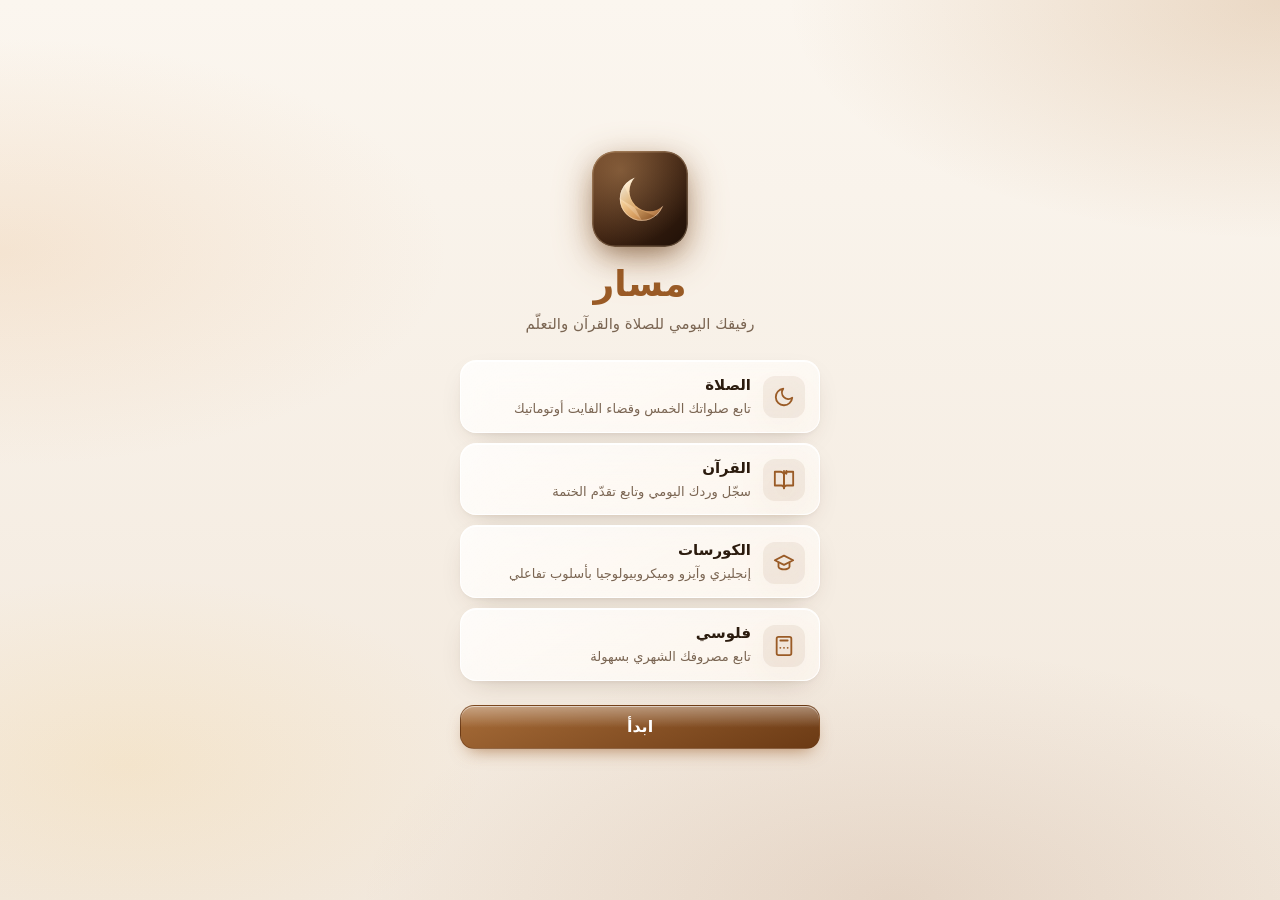
<file: index.html>
<!doctype html>
<html lang="ar" dir="rtl">
<head>
<meta charset="utf-8">
<meta name="viewport" content="width=device-width,initial-scale=1,viewport-fit=cover">
<meta name="color-scheme" content="light dark">
<meta http-equiv="Content-Security-Policy" content="default-src 'self'; script-src 'self' https://cdn.jsdelivr.net https://unpkg.com; style-src 'self' 'unsafe-inline' https://fonts.googleapis.com; font-src 'self' https://fonts.gstatic.com data:; img-src 'self' data: blob:; media-src 'self' https://cdn.islamic.network https://everyayah.com blob:; connect-src 'self' https://guorxzejmtvypiwxrogf.supabase.co wss://guorxzejmtvypiwxrogf.supabase.co; worker-src 'self'; manifest-src 'self'; object-src 'none'; base-uri 'self'; form-action 'self'">
<meta name="referrer" content="strict-origin-when-cross-origin">
<style>body{margin:0}[hidden]{display:none!important}</style>
<title>مسار</title>
<meta name="apple-mobile-web-app-capable" content="yes">
<meta name="mobile-web-app-capable" content="yes">
<meta name="apple-mobile-web-app-title" content="مسار">
<meta name="apple-mobile-web-app-status-bar-style" content="black-translucent">
<meta name="theme-color" content="#F7F1E9" id="themeColor">
<script src="theme-init.js"></script>
<link rel="manifest" href="manifest.webmanifest">
<link rel="apple-touch-icon" href="icons/apple-touch-icon.png">
<link rel="icon" type="image/png" sizes="32x32" href="icons/favicon-32.png">
<link rel="icon" type="image/png" sizes="192x192" href="icons/icon-192.png">
<script src="vendor/supabase.js" defer></script>
<link rel="preconnect" href="https://fonts.googleapis.com">
<link rel="preconnect" href="https://fonts.gstatic.com" crossorigin>
<link rel="stylesheet" href="https://fonts.googleapis.com/css2?family=Reem+Kufi:wght@500;600;700&family=IBM+Plex+Sans+Arabic:wght@400;500;600&family=Inter:wght@500;600;700&display=swap">
<link rel="stylesheet" href="styles.css">

<div id="welcome" dir="rtl" lang="ar">
  <div class="wrap">
    <svg class="brand-mark" width="96" height="96" viewBox="0 0 100 100" aria-hidden="true" style="margin-inline:auto;display:block"><defs><linearGradient id="bmwt" x1="0" y1="0" x2="1" y2="1"><stop offset="0" stop-color="#5A341A"/><stop offset="0.55" stop-color="#3A2010"/><stop offset="1" stop-color="#1F1007"/></linearGradient><radialGradient id="bmwr" cx="0.3" cy="0.2" r="0.8"><stop offset="0" stop-color="#E9B57C" stop-opacity=".35"/><stop offset="1" stop-color="#E9B57C" stop-opacity="0"/></radialGradient></defs><rect width="100" height="100" rx="24" fill="url(#bmwt)"/><rect width="100" height="100" rx="24" fill="url(#bmwr)"/><rect x=".75" y=".75" width="98.5" height="98.5" rx="23.5" fill="none" stroke="#F3D3A8" stroke-opacity=".28" stroke-width="1.5"/><g transform="translate(16 13) scale(.72)"><defs><linearGradient id="bmwg" x1="0.1" y1="0.15" x2="0.75" y2="1"><stop offset="0" stop-color="#FFF1DA"/><stop offset="0.35" stop-color="#F1C88F"/><stop offset="0.7" stop-color="#D49A5C"/><stop offset="1" stop-color="#9E5E2A"/></linearGradient><mask id="bmwm"><rect width="100" height="100" fill="#fff"/><circle cx="61" cy="40" r="29" fill="#000"/></mask></defs><g mask="url(#bmwm)"><circle cx="50" cy="51" r="32" fill="url(#bmwg)"/><path d="M18 51 L40 64 L50 83 Z" fill="#fff" opacity=".16"/><path d="M40 64 L50 83 L72 77 Z" fill="#000" opacity=".12"/><path d="M18 51 L40 64 L22 28 Z" fill="#000" opacity=".06"/><path d="M40 64 L72 77 L82 60 Z" fill="#fff" opacity=".08"/><circle cx="50" cy="51" r="31.4" fill="none" stroke="#FFF4E4" stroke-opacity=".55" stroke-width="1.1"/></g></g></svg>
    <h1>مسار</h1>
    <p class="tagline">رفيقك اليومي للصلاة والقرآن والتعلّم</p>
    <div class="wfeat">
      <div><span class="ic"><svg viewBox="0 0 24 24" fill="none" stroke="currentColor" stroke-width="2" stroke-linecap="round" stroke-linejoin="round"><path d="M21 12.8A9 9 0 1 1 11.2 3a7 7 0 0 0 9.8 9.8z"/></svg></span><div><b>الصلاة</b><span>تابع صلواتك الخمس وقضاء الفايت أوتوماتيك</span></div></div>
      <div><span class="ic"><svg viewBox="0 0 24 24" fill="none" stroke="currentColor" stroke-width="2" stroke-linecap="round" stroke-linejoin="round"><path d="M2 3h6a4 4 0 0 1 4 4v14a3 3 0 0 0-3-3H2z"/><path d="M22 3h-6a4 4 0 0 0-4 4v14a3 3 0 0 1 3-3h7z"/><path d="M12 2v3.2l1.3-1 1.3 1V2"/></svg></span><div><b>القرآن</b><span>سجّل وردك اليومي وتابع تقدّم الختمة</span></div></div>
      <div><span class="ic"><svg viewBox="0 0 24 24" fill="none" stroke="currentColor" stroke-width="2" stroke-linecap="round" stroke-linejoin="round"><path d="M2 9l10-5 10 5-10 5z"/><path d="M6 11.5V16c0 1.5 3 3 6 3s6-1.5 6-3v-4.5"/></svg></span><div><b>الكورسات</b><span>إنجليزي وآيزو وميكروبيولوجيا بأسلوب تفاعلي</span></div></div>
      <div><span class="ic"><svg viewBox="0 0 24 24" fill="none" stroke="currentColor" stroke-width="2" stroke-linecap="round" stroke-linejoin="round"><rect x="4" y="2" width="16" height="20" rx="2"/><line x1="8" y1="6" x2="16" y2="6"/><line x1="8" y1="14" x2="8" y2="14.01"/><line x1="12" y1="14" x2="12" y2="14.01"/><line x1="16" y1="14" x2="16" y2="14.01"/></svg></span><div><b>فلوسي</b><span>تابع مصروفك الشهري بسهولة</span></div></div>
    </div>
    <button class="btn" id="welcomeBtn" type="button">ابدأ</button>
  </div>
</div>
<script src="welcome.js"></script>

<div id="lock" dir="rtl" lang="ar">
  <form id="lockform" autocomplete="on">
    <svg class="brand-mark" width="84" height="84" viewBox="0 0 100 100" aria-hidden="true" style="margin-inline:auto;display:block"><defs><linearGradient id="bmlt" x1="0" y1="0" x2="1" y2="1"><stop offset="0" stop-color="#5A341A"/><stop offset="0.55" stop-color="#3A2010"/><stop offset="1" stop-color="#1F1007"/></linearGradient><radialGradient id="bmlr" cx="0.3" cy="0.2" r="0.8"><stop offset="0" stop-color="#E9B57C" stop-opacity=".35"/><stop offset="1" stop-color="#E9B57C" stop-opacity="0"/></radialGradient></defs><rect width="100" height="100" rx="24" fill="url(#bmlt)"/><rect width="100" height="100" rx="24" fill="url(#bmlr)"/><rect x=".75" y=".75" width="98.5" height="98.5" rx="23.5" fill="none" stroke="#F3D3A8" stroke-opacity=".28" stroke-width="1.5"/><g transform="translate(16 13) scale(.72)"><defs><linearGradient id="bmlg" x1="0.1" y1="0.15" x2="0.75" y2="1"><stop offset="0" stop-color="#FFF1DA"/><stop offset="0.35" stop-color="#F1C88F"/><stop offset="0.7" stop-color="#D49A5C"/><stop offset="1" stop-color="#9E5E2A"/></linearGradient><mask id="bmlm"><rect width="100" height="100" fill="#fff"/><circle cx="61" cy="40" r="29" fill="#000"/></mask></defs><g mask="url(#bmlm)"><circle cx="50" cy="51" r="32" fill="url(#bmlg)"/><path d="M18 51 L40 64 L50 83 Z" fill="#fff" opacity=".16"/><path d="M40 64 L50 83 L72 77 Z" fill="#000" opacity=".12"/><path d="M18 51 L40 64 L22 28 Z" fill="#000" opacity=".06"/><path d="M40 64 L72 77 L82 60 Z" fill="#fff" opacity=".08"/><circle cx="50" cy="51" r="31.4" fill="none" stroke="#FFF4E4" stroke-opacity=".55" stroke-width="1.1"/></g></g></svg>
    <h1>مسار</h1>
    <p class="muted">اكتب الرمز للدخول</p>
    <input id="pin" type="password" inputmode="numeric" autocomplete="current-password" placeholder="••••" aria-label="الرمز" required>
    <button class="btn" type="submit" id="pinbtn">دخول</button>
    <p id="lockmsg" role="alert"></p>
    <div class="inst" id="instBox" hidden>
      <button type="button" class="inst-badge" id="installBtn" aria-label="تنزيل تطبيق مسار على أندرويد">
        <span class="inst-ic"><svg viewBox="0 0 24 24" aria-hidden="true"><path d="M7.6 4.3 9 6.6M16.4 4.3 15 6.6" stroke="currentColor" stroke-width="1.4" stroke-linecap="round" fill="none"/><path d="M5 12.2a7 7 0 0 1 14 0z" fill="currentColor"/><circle cx="9.3" cy="9.6" r=".95" fill="#2A170A"/><circle cx="14.7" cy="9.6" r=".95" fill="#2A170A"/><rect x="5" y="13.2" width="14" height="7" rx="1.8" fill="currentColor"/><rect x="2.2" y="13.2" width="2.2" height="5.6" rx="1.1" fill="currentColor"/><rect x="19.6" y="13.2" width="2.2" height="5.6" rx="1.1" fill="currentColor"/></svg></span>
        <span class="inst-t"><small>نزّل التطبيق على</small><b>Android</b></span>
        <span class="inst-dl"><svg viewBox="0 0 24 24" fill="none" stroke="currentColor" stroke-width="2.2" stroke-linecap="round" stroke-linejoin="round" aria-hidden="true"><path d="M12 4v11"/><path d="m7 10 5 5 5-5"/><path d="M5 20h14"/></svg></span>
      </button>
      <p class="inst-help" id="installHelp" hidden></p>
    </div>
  </form>
</div>
<div id="shell" dir="rtl" lang="ar">
  <header id="top">
    <div><h1><svg class="brand-mark" width="28" height="28" viewBox="0 0 100 100" aria-hidden="true" style="vertical-align:-6px;margin-inline-end:6px"><defs><linearGradient id="bmht" x1="0" y1="0" x2="1" y2="1"><stop offset="0" stop-color="#5A341A"/><stop offset="0.55" stop-color="#3A2010"/><stop offset="1" stop-color="#1F1007"/></linearGradient><radialGradient id="bmhr" cx="0.3" cy="0.2" r="0.8"><stop offset="0" stop-color="#E9B57C" stop-opacity=".35"/><stop offset="1" stop-color="#E9B57C" stop-opacity="0"/></radialGradient></defs><rect width="100" height="100" rx="24" fill="url(#bmht)"/><rect width="100" height="100" rx="24" fill="url(#bmhr)"/><rect x=".75" y=".75" width="98.5" height="98.5" rx="23.5" fill="none" stroke="#F3D3A8" stroke-opacity=".28" stroke-width="1.5"/><g transform="translate(16 13) scale(.72)"><defs><linearGradient id="bmhg" x1="0.1" y1="0.15" x2="0.75" y2="1"><stop offset="0" stop-color="#FFF1DA"/><stop offset="0.35" stop-color="#F1C88F"/><stop offset="0.7" stop-color="#D49A5C"/><stop offset="1" stop-color="#9E5E2A"/></linearGradient><mask id="bmhm"><rect width="100" height="100" fill="#fff"/><circle cx="61" cy="40" r="29" fill="#000"/></mask></defs><g mask="url(#bmhm)"><circle cx="50" cy="51" r="32" fill="url(#bmhg)"/><path d="M18 51 L40 64 L50 83 Z" fill="#fff" opacity=".16"/><path d="M40 64 L50 83 L72 77 Z" fill="#000" opacity=".12"/><path d="M18 51 L40 64 L22 28 Z" fill="#000" opacity=".06"/><path d="M40 64 L72 77 L82 60 Z" fill="#fff" opacity=".08"/><circle cx="50" cy="51" r="31.4" fill="none" stroke="#FFF4E4" stroke-opacity=".55" stroke-width="1.1"/></g></g></svg>مسار</h1><div class="dates" id="dates"></div></div>
    <div class="row" style="gap:6px">
      <button class="chip" id="theme" data-act="theme" aria-label="تغيير المظهر">نهاري</button>
      <button class="chip" data-act="settings-open" aria-label="الإعدادات" style="padding:6px;width:34px;height:34px;display:grid;place-items:center"><svg viewBox="0 0 24 24" width="18" height="18" fill="none" stroke="currentColor" stroke-width="2" stroke-linecap="round" stroke-linejoin="round"><circle cx="12" cy="12" r="3"/><path d="M19.4 15a1.65 1.65 0 0 0 .33 1.82l.06.06a2 2 0 1 1-2.83 2.83l-.06-.06a1.65 1.65 0 0 0-1.82-.33 1.65 1.65 0 0 0-1 1.51V21a2 2 0 0 1-4 0v-.09A1.65 1.65 0 0 0 9 19.4a1.65 1.65 0 0 0-1.82.33l-.06.06a2 2 0 1 1-2.83-2.83l.06-.06A1.65 1.65 0 0 0 4.6 15a1.65 1.65 0 0 0-1.51-1H3a2 2 0 0 1 0-4h.09A1.65 1.65 0 0 0 4.6 9a1.65 1.65 0 0 0-.33-1.82l-.06-.06a2 2 0 1 1 2.83-2.83l.06.06A1.65 1.65 0 0 0 9 4.6a1.65 1.65 0 0 0 1-1.51V3a2 2 0 0 1 4 0v.09a1.65 1.65 0 0 0 1 1.51 1.65 1.65 0 0 0 1.82-.33l.06-.06a2 2 0 1 1 2.83 2.83l-.06.06A1.65 1.65 0 0 0 19.4 9a1.65 1.65 0 0 0 1.51 1H21a2 2 0 0 1 0 4h-.09a1.65 1.65 0 0 0-1.51 1z"/></svg></button>
      <button class="chip" id="lockbtn" data-act="lock" hidden>قفل</button>
    </div>
  </header>
  <main id="pager" aria-label="الأقسام، اسحب يمينًا أو يسارًا للتنقل">
    <section class="panel" id="p-home" aria-label="الرئيسية"></section>
    <section class="panel" id="p-prayer" aria-label="الصلاة"></section>
    <section class="panel" id="p-quran" aria-label="القرآن"></section>
    <section class="panel" id="p-learn" aria-label="الكورسات"></section>
    <section class="panel" id="p-fit" aria-label="التمارين"></section>
    <section class="panel" id="p-exp" aria-label="فلوسي"></section>
  </main>
  <nav class="tabs" aria-label="التنقل">
    <ul>
      <li><button data-act="tab" data-t="home" aria-current="page"><svg viewBox="0 0 24 24" fill="none" stroke="currentColor" stroke-width="2" stroke-linecap="round" stroke-linejoin="round"><path d="M3 11l9-8 9 8"/><path d="M5 10v10h14V10"/><path d="M10 20v-6h4v6"/></svg>الرئيسية</button></li>
      <li><button data-act="tab" data-t="prayer"><svg viewBox="0 0 24 24" fill="none" stroke="currentColor" stroke-width="2" stroke-linecap="round" stroke-linejoin="round"><path d="M21 12.8A9 9 0 1 1 11.2 3a7 7 0 0 0 9.8 9.8z"/></svg>الصلاة</button></li>
      <li><button data-act="tab" data-t="quran"><svg viewBox="0 0 24 24" fill="none" stroke="currentColor" stroke-width="2" stroke-linecap="round" stroke-linejoin="round"><path d="M2 3h6a4 4 0 0 1 4 4v14a3 3 0 0 0-3-3H2z"/><path d="M22 3h-6a4 4 0 0 0-4 4v14a3 3 0 0 1 3-3h7z"/><path d="M12 2v3.2l1.3-1 1.3 1V2"/></svg>القرآن</button></li>
      <li><button data-act="tab" data-t="learn"><svg viewBox="0 0 24 24" fill="none" stroke="currentColor" stroke-width="2" stroke-linecap="round" stroke-linejoin="round"><path d="M2 9l10-5 10 5-10 5z"/><path d="M6 11.5V16c0 1.5 3 3 6 3s6-1.5 6-3v-4.5"/></svg>الكورسات</button></li>
      <li><button data-act="tab" data-t="fit"><svg viewBox="0 0 24 24" fill="none" stroke="currentColor" stroke-width="2" stroke-linecap="round" stroke-linejoin="round"><circle cx="14" cy="4" r="2"/><path d="M7 21l3-6 3 2v5"/><path d="M5 12l3-3 4-1 3 3 3 1"/><path d="M10 15l2-6"/></svg>التمارين</button></li>
      <li><button data-act="tab" data-t="exp"><svg viewBox="0 0 24 24" fill="none" stroke="currentColor" stroke-width="2" stroke-linecap="round" stroke-linejoin="round"><path d="M19 7V4a1 1 0 0 0-1-1H5a2 2 0 0 0 0 4h15a1 1 0 0 1 1 1v4h-3a2 2 0 0 0 0 4h3a1 1 0 0 0 1-1v-2a1 1 0 0 0-1-1"/><path d="M3 5v14a2 2 0 0 0 2 2h15a1 1 0 0 0 1-1v-4"/></svg>فلوسي</button></li>
    </ul>
  </nav>
</div>
<div id="cover" aria-hidden="true"><svg class="brand-mark" width="88" height="88" viewBox="0 0 100 100" aria-hidden="true" style="display:block"><defs><linearGradient id="bmct" x1="0" y1="0" x2="1" y2="1"><stop offset="0" stop-color="#5A341A"/><stop offset="0.55" stop-color="#3A2010"/><stop offset="1" stop-color="#1F1007"/></linearGradient><radialGradient id="bmcr" cx="0.3" cy="0.2" r="0.8"><stop offset="0" stop-color="#E9B57C" stop-opacity=".35"/><stop offset="1" stop-color="#E9B57C" stop-opacity="0"/></radialGradient></defs><rect width="100" height="100" rx="24" fill="url(#bmct)"/><rect width="100" height="100" rx="24" fill="url(#bmcr)"/><rect x=".75" y=".75" width="98.5" height="98.5" rx="23.5" fill="none" stroke="#F3D3A8" stroke-opacity=".28" stroke-width="1.5"/><g transform="translate(16 13) scale(.72)"><defs><linearGradient id="bmcg" x1="0.1" y1="0.15" x2="0.75" y2="1"><stop offset="0" stop-color="#FFF1DA"/><stop offset="0.35" stop-color="#F1C88F"/><stop offset="0.7" stop-color="#D49A5C"/><stop offset="1" stop-color="#9E5E2A"/></linearGradient><mask id="bmcm"><rect width="100" height="100" fill="#fff"/><circle cx="61" cy="40" r="29" fill="#000"/></mask></defs><g mask="url(#bmcm)"><circle cx="50" cy="51" r="32" fill="url(#bmcg)"/><path d="M18 51 L40 64 L50 83 Z" fill="#fff" opacity=".16"/><path d="M40 64 L50 83 L72 77 Z" fill="#000" opacity=".12"/><path d="M18 51 L40 64 L22 28 Z" fill="#000" opacity=".06"/><path d="M40 64 L72 77 L82 60 Z" fill="#fff" opacity=".08"/><circle cx="50" cy="51" r="31.4" fill="none" stroke="#FFF4E4" stroke-opacity=".55" stroke-width="1.1"/></g></g></svg></div>
<div id="toast" role="status" aria-live="polite"></div>

<script src="gloss-data.js"></script>
<script src="app.js"></script>
<script src="prayer.js"></script>
<script src="quran-plus.js"></script>
<script src="hifz.js"></script>
<script src="learn.js"></script>
<script src="money.js"></script>
<script src="money-plus.js"></script>
<script src="admin.js"></script>
<script src="tools.js"></script>
<script src="games.js"></script>
<script src="intro.js"></script>
<script src="talk-data.js"></script>
<script src="talk.js"></script>
<script src="coach-data.js"></script>
<script src="coach.js"></script>
<script src="fit-data.js"></script>
<script src="fit-ocr.js"></script>
<script src="fit.js"></script>
<script src="food-data.js"></script>
<script src="food.js"></script>
<script src="touch-glow.js"></script>
<script src="boot.js"></script>

</body>
</html>
</file>
<file: styles.css>
:root {
  --bg: #F2FAF5;
  --surface: #FFFFFF;
  --surface2: #E3F3EA;
  --text: #0B2B22;
  --muted: #5E7B70;
  --line: #CFE8DA;
  --teal: #0DA66B;
  --teal-deep: #087A4F;
  --teal-ink: #FFFFFF;
  --amber: #F59E0B;
  --amber-deep: #C67D04;
  --amber-bg: #FFF2D6;
  --blue: #3B6FED;
  --blue-deep: #2851B8;
  --blue-bg: #E8EFFF;
  --done: #22B35E;
  --done-deep: #178A45;
  --done-bg: #DEF7E6;
  --miss: #F0415B;
  --miss-deep: #C22B43;
  --miss-bg: #FDE3E8;
  --display: "Reem Kufi", "IBM Plex Sans Arabic", system-ui, sans-serif;
  /* Quranic Uthmani text uses Unicode combining marks (madda, small high signs,
     sajda/stop marks, U+06D6–U+06ED, etc.). Scheherazade New — initially tried
     here — breaks cursive joining on several of those marks in Chromium (tested
     and confirmed: ريب/فيه/هدى render as disconnected letters). Reem Kufi, which
     the app already loads for --display, was tested against the exact same text
     and renders every mark correctly joined, so ayah text reuses --display
     instead of pulling in a second, buggier Arabic font. */
  --body: "IBM Plex Sans Arabic", system-ui, -apple-system, "Segoe UI", sans-serif;
  --latin: "Inter", "IBM Plex Sans Arabic", system-ui, -apple-system, "Segoe UI", sans-serif;
  --violet: #7C6FE0;
  --violet-deep: #5B4FC4;
  /* Semantic names for the same hues used above — one source of truth per section/status,
     so new UI can say var(--learn) or var(--ok) instead of memorizing which base color
     each part of the app happens to use. These are aliases, not new colors: changing a
     base color (e.g. --teal) above still updates every section that refers to it here. */
  --brand: var(--teal);
  --prayer: var(--teal);
  --quran: var(--amber);
  --learn: var(--blue);
  --weak: var(--violet);
  --money: var(--done);
  --ok: var(--done);
  --bad: var(--miss);
}
@media (prefers-color-scheme: dark) {
  :root:not([data-theme="light"]) {
    color-scheme: dark;
    --bg: #081512; --surface: #0F221C; --surface2: #16302A; --text: #E9F7F0; --muted: #8FB3A5; --line: #1E3C34;
    --teal: #35E2A0; --teal-deep: #159C6C; --teal-ink: #04231A;
    --amber: #FFC24A; --amber-deep: #C78A1E; --amber-bg: #3A2A0E;
    --done: #4FE08A; --done-deep: #269A5F; --done-bg: #123828;
    --miss: #FF6B82; --miss-deep: #C73851; --miss-bg: #3A1620; --blue: #7EA2FF; --blue-deep: #4A6FD1; --blue-bg: #16233D;
    --violet: #A79BFF; --violet-deep: #8577E8;
  }
}
:root[data-theme="dark"] {
  color-scheme: dark;
  --bg: #081512; --surface: #0F221C; --surface2: #16302A; --text: #E9F7F0; --muted: #8FB3A5; --line: #1E3C34;
  --teal: #35E2A0; --teal-deep: #159C6C; --teal-ink: #04231A;
  --amber: #FFC24A; --amber-deep: #C78A1E; --amber-bg: #3A2A0E;
  --done: #4FE08A; --done-deep: #269A5F; --done-bg: #123828;
  --miss: #FF6B82; --miss-deep: #C73851; --miss-bg: #3A1620; --blue: #7EA2FF; --blue-deep: #4A6FD1; --blue-bg: #16233D;
  --violet: #A79BFF; --violet-deep: #8577E8;
}
* { box-sizing: border-box; -webkit-tap-highlight-color: transparent; }
html, body { height: 100%; }
body { background: var(--bg); color: var(--text); font-family: var(--body); font-size: 16px; line-height: 1.6; overflow: hidden; }
#shell { position: fixed; inset: 0; max-width: 640px; margin-inline: auto; display: flex; flex-direction: column; background: var(--bg); }
#top { flex: none; display: flex; justify-content: space-between; align-items: center; gap: 12px; padding: calc(10px + env(safe-area-inset-top, 0px)) 16px 8px; }
#top h1 { font-size: 27px; letter-spacing: .01em; }
.greet { font-size: 14px; color: var(--muted); margin-block-end: 10px; }
#top .dates { font-size: 13px; color: var(--muted); line-height: 1.4; }
#top .chip { border: 0; color: var(--text); min-height: 34px; cursor: pointer; }
#pager { flex: 1; min-height: 0; display: flex; overflow-x: auto; overflow-y: hidden; scroll-snap-type: x mandatory; overscroll-behavior-x: contain; scrollbar-width: none; }
#pager::-webkit-scrollbar { display: none; }
.panel { flex: 0 0 100%; min-width: 0; scroll-snap-align: start; scroll-snap-stop: always; overflow-y: auto; overscroll-behavior-y: contain; padding: 4px 16px 28px; -webkit-overflow-scrolling: touch; }
/* Each section carries its own --accent so new components inside it (a button, a ring, a
   badge) can say "var(--accent)" and automatically pick up the right color for wherever
   they're used, instead of hardcoding which named color belongs to which tab. */
#p-home { --accent: var(--brand); }
#p-prayer { --accent: var(--prayer); }
/* A quiet parchment feel for the Quran tab — two faint radial washes plus a very fine
   fiber-like line texture, all derived from --quran so it still works in dark mode
   (where --quran is a muted gold rather than paper-cream, but the effect still reads
   as "warm paper" rather than the flat app background every other tab uses). */
#p-quran {
  --accent: var(--quran);
  background:
    radial-gradient(circle at 15% 8%, color-mix(in srgb, var(--quran) 7%, transparent), transparent 42%),
    radial-gradient(circle at 85% 92%, color-mix(in srgb, var(--quran) 5%, transparent), transparent 46%),
    repeating-linear-gradient(0deg, color-mix(in srgb, var(--quran) 3%, transparent) 0 1px, transparent 1px 3px),
    var(--bg);
}
#p-learn { --accent: var(--learn); }
#p-exp { --accent: var(--money); }
h1 { font-family: var(--display); font-weight: 600; margin: 0; line-height: 1.3; text-wrap: balance; }
/* h2/h3 (card and section headings) use the body face, not the display face: Reem Kufi's
   personality is right for the single "مسار" wordmark at the top, but at card-heading size
   and frequency it reads as decorative noise — Plex Sans keeps those headings legible and calm. */
h2, h3 { font-family: var(--body); font-weight: 600; margin: 0; line-height: 1.3; text-wrap: balance; }
p { margin: 0; }
button { font: inherit; color: inherit; cursor: pointer; transition: transform .12s ease, box-shadow .12s ease, background-color .15s ease; }
button svg { width: 20px; height: 20px; flex: none; }
.en { direction: ltr; unicode-bidi: isolate; display: inline-block; font-weight: 500; overflow-wrap: anywhere; font-family: var(--latin); }
.num { font-variant-numeric: tabular-nums; direction: ltr; unicode-bidi: isolate; display: inline-block; font-family: var(--latin); }
.muted { color: var(--muted); }
button:focus-visible, input:focus-visible, select:focus-visible { outline: 3px solid var(--teal); outline-offset: 2px; }
@media (prefers-reduced-motion: reduce) { button, .bar > i, .pnode { transition: none !important; } }

/* top */
.top { display: flex; justify-content: space-between; align-items: flex-start; gap: 12px; padding-block: 6px 12px; }
.top h1 { font-size: 27px; letter-spacing: -.01em; }
.top .dates { font-size: 13.5px; color: var(--muted); font-weight: 500; line-height: 1.5; text-align: end; }
.chip { display: inline-flex; gap: 6px; align-items: center; background: var(--surface2); border-radius: 99px; padding: 2px 12px; font-size: 14px; white-space: nowrap; }
.chip.on { background: var(--teal); color: var(--teal-ink); font-weight: 700; }
.chip[role="button"] { cursor: pointer; border: 1px solid var(--line); }
.chip[role="button"].on { border-color: var(--teal); }
.banner { background: var(--amber-bg); color: var(--text); border-radius: 12px; padding: 10px 14px; font-size: 14px; margin-block-end: 12px; }

/* cards */
.card { background: var(--surface); border: 1px solid var(--line); border-radius: 18px; padding: 16px; margin-block-end: 12px; box-shadow: 0 1px 2px color-mix(in srgb, var(--text) 4%, transparent), 0 10px 20px -16px color-mix(in srgb, var(--text) 18%, transparent); }
.card h2 { font-size: 20px; margin-block-end: 8px; letter-spacing: -.01em; }
.card h3 { font-size: 17px; margin-block-end: 6px; }
.row { display: flex; gap: 10px; align-items: center; }
.between { justify-content: space-between; }
.wrapr { flex-wrap: wrap; }
.grow { flex: 1; min-width: 0; }

/* hero */
.card:has(.ringbox) { background: linear-gradient(160deg, var(--teal), var(--teal-deep)); border-color: transparent; color: var(--teal-ink); box-shadow: 0 10px 24px -10px color-mix(in srgb, var(--teal) 55%, transparent); }
.hero { display: flex; gap: 16px; align-items: center; }
.ringbox { position: relative; width: 132px; height: 132px; flex: none; }
.ring { width: 100%; height: 100%; }
.seg { stroke: color-mix(in srgb, var(--teal-ink) 22%, transparent); }
.seg.done { stroke: var(--teal-ink); }
.seg.late { stroke: var(--amber); }
.seg.current { stroke: var(--teal-ink); opacity: .75; }
.seg.missed { stroke: var(--miss); }
.ringtxt { position: absolute; inset: 0; display: grid; place-content: center; text-align: center; line-height: 1.1; color: var(--teal-ink); }
.ringtxt b { font-family: var(--display); font-size: 34px; font-weight: 700; }
.ringtxt span { font-size: 12px; opacity: .8; }
.next .lbl { font-size: 13px; opacity: .8; }
.next .nm { font-family: var(--display); font-size: 30px; font-weight: 700; line-height: 1.15; }
.next .cd { font-size: 20px; font-weight: 700; }
.next .sub { font-size: 14px; opacity: .85; }
/* plan card ("خطة اليوم") */
.plan-lines { display: flex; flex-direction: column; gap: 9px; }
.plan-line { display: flex; align-items: center; gap: 8px; font-size: 14px; }
.plan-line .pl-ic { flex: none; width: 20px; height: 20px; opacity: .9; }
.plan-line .pl-ic svg { width: 100%; height: 100%; }
.plan-line.done { opacity: .75; }
.card.plan .plan-miss { margin-block-start: 14px; padding-block-start: 12px; border-block-start: 1px solid color-mix(in srgb, var(--teal-ink) 25%, transparent); font-size: 14px; }
.card.plan .plan-miss .btn.sm { background: var(--surface); color: var(--text); box-shadow: none; }
.plan-resume { display: flex; flex-direction: column; align-items: flex-start; gap: 2px; width: 100%; margin-block-start: 14px; background: var(--surface); color: var(--text); border-radius: 14px; padding: 10px 14px; box-shadow: none; text-align: start; }
.plan-resume .pr-l { font-weight: 700; font-size: 15px; }
.plan-resume .pr-s { font-size: 13px; opacity: .8; }
.plan-done { margin-block-start: 14px; text-align: center; font-weight: 700; font-size: 15px; }
.card.plan.celebrate .ringbox { animation: plan-pop .6s cubic-bezier(.22,1.3,.4,1); }
@keyframes plan-pop { 0% { transform: scale(.85); } 60% { transform: scale(1.08); } 100% { transform: scale(1); } }
@media (prefers-reduced-motion: reduce) { .card.plan.celebrate .ringbox { animation: none; } }
/* alerts */
.alert { background: var(--miss-bg); border: 1px solid var(--miss); }
.alert h2 { color: var(--miss); font-size: 18px; }
.miss-list { display: grid; gap: 6px; margin-block-start: 8px; }
.miss-item { display: flex; justify-content: space-between; align-items: center; gap: 8px; background: var(--surface); border-radius: 10px; padding: 6px 12px; font-size: 15px; }

/* prayers */
.prow { display: grid; grid-template-columns: 1fr auto; gap: 2px 12px; align-items: center; background: var(--surface); border: 1px solid var(--line); border-radius: 14px; padding: 12px 14px; margin-block-end: 8px; }
.prow .pn { font-family: var(--display); font-size: 20px; font-weight: 600; }
.prow .pt { font-size: 15px; color: var(--muted); }
.prow .pbtn { grid-row: 1 / span 2; grid-column: 2; min-width: 116px; min-height: 44px; border-radius: 12px; border: 1px solid var(--line); background: var(--surface2); font-weight: 700; padding: 0 14px; }
.prow.st-current { border-color: var(--teal); box-shadow: 0 0 0 2px color-mix(in srgb, var(--teal) 30%, transparent); }
.prow.st-current .pbtn { background: var(--teal); color: var(--teal-ink); border-color: var(--teal); box-shadow: 0 3px 0 var(--teal-deep); }
.prow.st-done .pbtn { background: var(--done-bg); color: var(--done); border-color: transparent; }
.prow.st-late .pbtn, .prow.st-qada .pbtn { background: var(--amber-bg); color: var(--amber-deep); border-color: transparent; }
.prow.st-missed { border-color: var(--miss); }
.prow.st-missed .pbtn { background: var(--miss-bg); color: var(--miss); border-color: transparent; }
.prow.st-upcoming .pbtn { color: var(--muted); cursor: default; }
.prow.st-upcoming { opacity: .85; }

/* generic buttons */
.btn { min-height: 44px; border-radius: 14px; border: 0; background: var(--teal); color: var(--teal-ink); font-weight: 700; padding: 0 18px; box-shadow: 0 4px 0 var(--teal-deep); }
.btn:active { transform: translateY(3px); box-shadow: 0 1px 0 var(--teal-deep); }
.btn.alt { background: var(--surface2); color: var(--text); box-shadow: 0 3px 0 var(--line); }
.btn.alt:active { box-shadow: 0 1px 0 var(--line); }
.btn.sm { min-height: 36px; padding: 0 12px; font-size: 14px; border-radius: 11px; box-shadow: 0 3px 0 var(--teal-deep); }
.btn.sm:active { box-shadow: 0 1px 0 var(--teal-deep); }
.btn.alt.sm { box-shadow: 0 3px 0 var(--line); }
.btn.alt.sm:active { box-shadow: 0 1px 0 var(--line); }
.btn[disabled] { opacity: .5; cursor: default; box-shadow: none; transform: none; }
.bar { height: 11px; border-radius: 99px; background: var(--surface2); overflow: hidden; }
.bar > i { display: block; height: 100%; background: linear-gradient(90deg, var(--teal-deep), var(--teal)); border-radius: 99px; transition: width .5s cubic-bezier(.22,.9,.3,1); }
.bar.amber > i { background: linear-gradient(90deg, var(--amber-deep), var(--amber)); }
.bar.miss > i { background: linear-gradient(90deg, var(--miss-deep), var(--miss)); }

/* tabs */
.tabs { flex: none; background: var(--surface); border-top: 1px solid var(--line); padding: 6px 8px calc(6px + env(safe-area-inset-bottom, 0px)); }
.tabs ul { max-width: 640px; margin: 0 auto; padding: 0; list-style: none; display: grid; grid-template-columns: repeat(6, 1fr); gap: 2px; }
.tabs button { width: 100%; background: none; border: 0; display: grid; place-items: center; gap: 2px; padding: 7px 0; border-radius: 14px; font-size: 11.5px; white-space: nowrap; color: var(--muted); }
.tabs button svg { width: 23px; height: 23px; }
.tabs button:active { transform: scale(.92); }
.tabs button[aria-current="page"] { color: var(--teal-ink); background: var(--teal); font-weight: 700; box-shadow: 0 3px 10px -2px color-mix(in srgb, var(--teal) 60%, transparent); }

/* archive */
.stats { display: grid; grid-template-columns: repeat(2, 1fr); gap: 8px; margin-block-end: 12px; }
.stat, .dual .stat { background: var(--surface); border: 1px solid var(--line); border-inline-start: 4px solid var(--teal); border-radius: 12px; padding: 11px 14px; box-shadow: 0 1px 2px color-mix(in srgb, var(--text) 4%, transparent); }
.stats .stat:nth-of-type(2), .dual .stat:nth-of-type(2) { border-inline-start-color: var(--amber); }
.stats .stat:nth-of-type(3) { border-inline-start-color: var(--blue); }
.stats .stat:nth-of-type(4) { border-inline-start-color: var(--done); }
.stats .stat:nth-of-type(5) { border-inline-start-color: var(--teal); }
.stats .stat:nth-of-type(6) { border-inline-start-color: var(--miss); }
.stat b { display: block; font-family: var(--display); font-size: 28px; font-weight: 700; line-height: 1.2; letter-spacing: -.01em; }
.stat span { font-size: 12.5px; color: var(--muted); font-weight: 500; }
.tw { overflow-x: auto; border: 1px solid var(--line); border-radius: 14px; background: var(--surface); }
table { border-collapse: collapse; width: 100%; font-size: 13px; }
th, td { padding: 6px 3px; text-align: center; border-block-end: 1px solid var(--line); }
th { color: var(--muted); font-weight: 600; font-size: 12px; }
td.day { text-align: start; padding-inline-start: 10px; white-space: nowrap; font-size: 14px; font-weight: 500; }
tbody tr:nth-child(even) { background: color-mix(in srgb, var(--surface2) 55%, transparent); }
tr.today { background: color-mix(in srgb, var(--teal) 8%, transparent) !important; }
tr.today td.day { color: var(--teal); font-weight: 700; }
tr:last-child td { border-block-end: 0; }
.dot { width: 34px; height: 34px; border-radius: 10px; border: 1px solid var(--line); background: var(--surface2); color: var(--muted); font-size: 14px; display: inline-grid; place-items: center; padding: 0; }
.dot.done { background: var(--done-bg); color: var(--done); border-color: transparent; }
.dot.late, .dot.qada { background: var(--amber-bg); color: var(--amber-deep); border-color: transparent; }
.dot.missed { background: var(--miss-bg); color: var(--miss); border-color: transparent; }
.dot.upcoming, .dot.future, .dot.na { opacity: .5; cursor: default; }
.legend { display: flex; flex-wrap: wrap; gap: 6px 14px; font-size: 13px; color: var(--muted); margin-block: 10px; }
.legend i { display: inline-block; width: 12px; height: 12px; border-radius: 4px; margin-inline-end: 4px; vertical-align: -1px; }

/* quran */
.seg2 { display: grid; grid-template-columns: repeat(3, 1fr); gap: 6px; }
.seg2.two { grid-template-columns: repeat(2, 1fr); }
.seg2 button { min-height: 40px; border-radius: 12px; border: 1px solid var(--line); background: var(--surface2); }
.seg2 button[aria-pressed="true"] { background: var(--teal); color: var(--teal-ink); border-color: var(--teal); font-weight: 700; }
.field { display: grid; gap: 4px; margin-block: 10px; font-size: 14px; color: var(--muted); }
.field input, .field select, .inp { font: inherit; background: var(--bg); color: var(--text); border: 1px solid var(--line); border-radius: 12px; padding: 8px 12px; min-height: 44px; width: 100%; }
.stepper { display: flex; align-items: center; gap: 10px; }
.stepper b { min-width: 2.5ch; text-align: center; font-family: var(--display); font-size: 24px; }
.week { display: grid; grid-template-columns: repeat(7, 1fr); gap: 6px; align-items: end; height: 120px; margin-block-start: 8px; }
.week div { display: grid; grid-template-rows: 1fr auto auto; gap: 2px; height: 100%; text-align: center; font-size: 12px; color: var(--muted); }
.week .col { display: flex; align-items: flex-end; }
.week .col i { display: block; width: 100%; background: var(--teal); border-radius: 6px 6px 2px 2px; min-height: 3px; }
.week .col i.full { background: var(--done); }
/* The single 1→604 khatma bar: a slightly taller track than the daily-wird bar, with a
   small ring marker riding the filled edge so "where am I" reads as a position, not
   just a percentage. */
.bar.khatma { height: 10px; border-radius: 6px; background: var(--surface2); overflow: visible; }
.bar.khatma i { position: relative; background: var(--quran); border-radius: 6px; }
.bar.khatma i::after { content: ""; position: absolute; inset-inline-end: -7px; top: 50%; transform: translateY(-50%); width: 16px; height: 16px; border-radius: 50%; background: var(--surface); border: 3px solid var(--quran); box-shadow: 0 1px 4px rgba(0,0,0,.25); }

/* learn */
.units { display: grid; gap: 8px; }
.unit { display: flex; gap: 12px; align-items: center; text-align: start; width: 100%; background: var(--surface); border: 1px solid var(--line); border-radius: 16px; padding: 12px 14px; }
.unit .no { flex: none; width: 38px; height: 38px; border-radius: 50%; background: var(--surface2); display: grid; place-items: center; font-family: var(--display); font-weight: 700; }
.unit .no svg { width: 20px; height: 20px; }
.unit.done .no { background: linear-gradient(145deg, var(--done), var(--done-deep)); color: #fff; }
.unit.skel-row { pointer-events: none; }
.skel-pill { background: var(--surface2); border-radius: 6px; overflow: hidden; position: relative; }
.skel-pill::after {
  content: ""; position: absolute; inset: 0;
  background: linear-gradient(90deg, transparent, color-mix(in srgb, var(--text) 8%, transparent), transparent);
  animation: skel-shimmer 1.4s ease-in-out infinite;
}
@keyframes skel-shimmer { 0% { transform: translateX(-100%); } 100% { transform: translateX(100%); } }
@media (prefers-reduced-motion: reduce) { .skel-pill::after { animation: none; } }
.pts { display: grid; gap: 8px; margin-block: 8px 14px; padding: 0; list-style: none; }
.pts li { background: var(--surface); border: 1px solid var(--line); border-inline-start: 3px solid var(--teal); border-radius: 10px; padding: 10px 14px; line-height: 1.55; }
.pt-line { margin-block-end: 7px; line-height: 1.6; overflow-wrap: anywhere; }
.pt-line:last-child { margin-block-end: 0; }
.pt-example { margin-block-start: 8px; background: var(--blue-bg); border: 1px solid var(--blue); border-radius: 8px; padding: 9px 12px; font-size: 14.5px; line-height: 1.6; overflow-wrap: anywhere; }
.pt-example b { color: var(--blue-deep); }
.icon-list { display: grid; gap: 8px; margin-block: 4px 2px; }
.icon-row { display: flex; gap: 10px; align-items: flex-start; background: var(--surface2); border-radius: 10px; padding: 9px 11px; }
.icon-row-e { font-size: 22px; line-height: 1.3; flex: none; }
.icon-row-b { flex: 1; min-width: 0; font-size: 14.5px; line-height: 1.55; }
.icon-row-b b { font-weight: 600; }
.cmp-grid { display: grid; grid-template-columns: repeat(2, minmax(0, 1fr)); gap: 10px; margin-block: 4px 2px; }
.cmp-col { background: var(--surface2); border-radius: 10px; padding: 10px 12px; min-width: 0; }
.cmp-col h4 { font-size: 13.5px; margin: 0 0 6px; color: var(--teal-deep); }
.cmp-col ul { margin: 0; padding-inline-start: 16px; font-size: 13.5px; line-height: 1.55; }
.cmp-col li { margin-block-end: 4px; }
@media (max-width: 380px) { .cmp-grid { grid-template-columns: 1fr; } }
.tree-chain { display: flex; flex-direction: column; align-items: stretch; gap: 2px; margin-block: 4px 2px; }
.tree-step { background: var(--surface2); border: 1px solid var(--line); border-radius: 8px; padding: 7px 12px; font-size: 14.5px; text-align: center; }
.tree-arrow { text-align: center; color: var(--muted); font-size: 13px; line-height: 1.2; }
.fact-card { display: flex; gap: 10px; align-items: flex-start; background: var(--blue-bg); border: 1px solid var(--blue); border-radius: 10px; padding: 10px 12px; margin-block: 4px 2px; }
.fact-ic { font-size: 20px; flex: none; line-height: 1.3; }
.fact-txt { flex: 1; min-width: 0; font-size: 14.5px; line-height: 1.6; overflow-wrap: anywhere; }
.bug-card { background: var(--surface2); border: 1px solid var(--line); border-radius: 10px; padding: 10px 12px; margin-block: 4px 2px; }
.bug-head { display: flex; gap: 8px; align-items: center; margin-block-end: 6px; }
.bug-ic { font-size: 22px; }
.bug-latin { font-size: 12px; color: var(--muted); font-style: italic; }
.bug-rows { display: grid; gap: 4px; }
.bug-row { display: flex; gap: 8px; font-size: 13.5px; line-height: 1.5; }
.bug-row .bug-k { flex: none; min-width: 58px; color: var(--teal-deep); font-weight: 600; font-size: 12.5px; }
.case-card { background: var(--surface2); border: 1px solid var(--line); border-radius: 10px; padding: 10px 12px; margin-block: 4px 2px; }
.case-head { font-weight: 600; margin-block-end: 6px; font-size: 14.5px; }
.case-body { font-size: 14px; line-height: 1.6; margin-block-end: 6px; }
.case-q { background: var(--blue-bg); border-radius: 8px; padding: 7px 10px; font-size: 13.5px; }
.case-a { margin-block-start: 6px; font-size: 13.5px; }
.case-a summary { cursor: pointer; color: var(--teal-deep); font-weight: 600; }
.case-a div { margin-block-start: 4px; line-height: 1.55; }
.clauses-map { display: grid; gap: 4px; margin-block: 4px 2px; }
.clause-row { display: flex; gap: 8px; align-items: baseline; background: var(--surface2); border-radius: 8px; padding: 6px 10px; font-size: 13.5px; }
.clause-no { flex: none; font-weight: 700; color: var(--teal-deep); min-width: 34px; }
.tl-row { display: flex; align-items: flex-start; overflow-x: auto; gap: 0; margin-block: 6px 2px; padding-block-end: 2px; }
.tl-pt { display: flex; flex-direction: column; align-items: center; min-width: 78px; text-align: center; }
.tl-dot { width: 10px; height: 10px; border-radius: 50%; background: var(--teal); margin-block-end: 4px; }
.tl-t { font-size: 11.5px; font-weight: 700; color: var(--teal-deep); }
.tl-l { font-size: 12px; line-height: 1.4; }
.tl-sep { flex: 1; min-width: 14px; height: 2px; background: var(--line); margin-block-start: 5px; align-self: flex-start; margin-inline: 2px; }
.q-visual { margin-block-end: 6px; }
.opts { display: grid; gap: 8px; margin-block: 12px; }
.opt { min-height: 48px; border-radius: 13px; border: 2px solid var(--line); background: var(--surface); padding: 0 14px; text-align: start; direction: ltr; font-weight: 600; }
.opt.ok { background: var(--done-bg); border-color: var(--done); color: var(--done); }
.opt.bad { background: var(--miss-bg); border-color: var(--miss); color: var(--miss); }
.qtext { font-size: 20px; font-weight: 600; font-family: var(--display); direction: ltr; text-align: start; unicode-bidi: plaintext; line-height: 1.4; }
.qtext.ar { direction: rtl; }
.fb { border-radius: 12px; padding: 10px 14px; margin-block: 8px; font-size: 15px; font-weight: 600; border-inline-start: 3px solid transparent; }
.fb.ok { background: var(--done-bg); color: var(--done); border-inline-start-color: var(--done); }
.fb.bad { background: var(--miss-bg); color: var(--miss); border-inline-start-color: var(--miss); }
.rule { border-radius: 12px; padding: 10px 14px; margin-block: 0 8px; font-size: 14px; line-height: 1.6; background: var(--surface2); border: 1px solid var(--line); border-inline-start: 3px solid var(--teal); color: var(--text); }
.rule b { color: var(--teal); }
.spk { flex: none; width: 34px; height: 34px; border-radius: 50%; border: 1px solid var(--line); background: var(--surface); color: var(--teal); display: inline-grid; place-items: center; cursor: pointer; padding: 0; }
.spk svg { width: 18px; height: 18px; }
.spk:active { transform: scale(.92); }
.qtext-row { display: flex; align-items: center; gap: 10px; }
.qtext-row .qtext { flex: 1; }
.ordstrip { min-height: 44px; border: 1px dashed var(--line); border-radius: 12px; padding: 8px; display: flex; flex-wrap: wrap; gap: 8px; margin-block: 10px 8px; background: var(--surface2); }
.ordph { color: var(--muted); font-size: 13px; align-self: center; }
.ordbank { display: flex; flex-wrap: wrap; gap: 8px; }
.ordchip { border: 1px solid var(--line); background: var(--surface); border-radius: 20px; padding: 8px 14px; font-family: var(--display); direction: ltr; font-size: 15px; cursor: pointer; }
.ordchip.on { background: var(--teal); color: var(--teal-ink); border-color: var(--teal); box-shadow: 0 2px 0 var(--teal-deep); }
.ordchip.used { opacity: .35; }
.ordchip:disabled { cursor: default; }
.chipbtn { border: 1px solid var(--line); background: var(--surface); color: var(--muted); border-radius: 20px; padding: 6px 12px; font-size: 13px; cursor: pointer; }
.chipbtn.on { background: var(--teal); color: var(--teal-ink); border-color: var(--teal); font-weight: 700; }
.flash { min-height: 170px; display: grid; place-content: center; text-align: center; gap: 6px; cursor: pointer; }
.flash .w { font-family: var(--display); font-size: 34px; direction: ltr; }
/* The 4 SRS-v2 grading buttons (نسيتها/صعبة/عرفتها/سهلة جدًا) — a 2x2 grid on phone
   width, each a quiet tint of its own meaning (forgot=miss, hard=amber, good=teal,
   easy=blue) so the choice reads at a glance without relying on label length alone. */
.grade4 { display: grid; grid-template-columns: 1fr 1fr; gap: 8px; margin-block-start: 4px; }
.grade4 .btn { padding: 12px 6px; font-size: 14px; min-height: 48px; }
.grade4 .grade-forgot { background: var(--miss-bg); color: var(--miss-deep); border-color: transparent; }
.grade4 .grade-hard { background: var(--amber-bg); color: var(--amber-deep); border-color: transparent; }
.grade4 .grade-good { background: var(--done-bg); color: var(--done-deep); border-color: transparent; }
.grade4 .grade-easy { background: var(--blue-bg); color: var(--blue-deep); border-color: transparent; }
.crumb { font-size: 13.5px; color: var(--muted); font-weight: 600; margin-block-end: 8px; display: flex; justify-content: space-between; align-items: center; gap: 10px; }
.crumb .num { background: var(--surface2); border-radius: 99px; padding: 2px 10px; font-size: 12.5px; color: var(--text); font-weight: 700; flex: none; }
.linkbtn { background: none; border: 0; color: var(--teal); padding: 4px 0; font-size: 15px; font-weight: 600; }

/* learning path */
.path { position: relative; padding: 10px 2px 4px; }
.path::before { content: ""; position: absolute; inset-inline-start: 50%; top: 8px; bottom: 8px; width: 4px; background: var(--line); border-radius: 99px; transform: translateX(-50%); }
.prow { position: relative; display: flex; align-items: center; gap: 10px; margin-block-end: 20px; z-index: 1; }
.prow.l { justify-content: flex-start; }
.prow.r { justify-content: flex-end; flex-direction: row-reverse; }
.pnode { flex: none; width: 56px; height: 56px; border-radius: 50%; background: var(--surface); border: 3px solid var(--line); display: grid; place-items: center; font-family: var(--display); font-weight: 800; font-size: 18px; color: var(--text); box-shadow: 0 3px 0 var(--line); }
.pnode svg { width: 24px; height: 24px; }
.pnode.done { background: linear-gradient(145deg, var(--done), var(--done-deep)); border-color: transparent; color: #fff; box-shadow: 0 3px 0 var(--done-deep); }
.pnode.cur { border-color: var(--teal); box-shadow: 0 3px 0 var(--teal-deep), 0 0 0 5px color-mix(in srgb, var(--teal) 18%, transparent); }
.pnode.lock { opacity: .45; box-shadow: none; }
.pnode.bonus { border-style: dashed; }
.pnode.milestone { border-color: var(--weak); }
.pnode.milestone.done { background: linear-gradient(145deg, var(--weak), var(--weak)); border-color: transparent; color: #fff; }
.plbl { background: var(--surface); border: 1px solid var(--line); border-radius: 12px; padding: 8px 12px; max-width: 60%; font-size: 13.5px; font-weight: 600; line-height: 1.35; }
.plbl small { display: block; font-weight: 400; color: var(--muted); font-size: 12px; margin-block-start: 2px; }

/* step-by-step lesson */
.ldots { display: flex; gap: 6px; justify-content: center; margin-block-end: 14px; }
.ldots i { width: 8px; height: 8px; border-radius: 50%; background: var(--line); display: block; }
.ldots i.on { background: var(--teal); width: 20px; border-radius: 5px; }
.lstep-card { min-height: 160px; display: grid; align-content: center; gap: 10px; text-align: center; padding: 22px 16px; }
.lstep-card .tag { font-size: 13px; color: var(--muted); font-weight: 600; }
.lstep-card .txt { font-size: 19px; line-height: 1.7; text-align: start; overflow-wrap: anywhere; }
.lstep-card .txt .pt-example { font-size: 15.5px; }
.lnav { display: flex; gap: 10px; margin-block-start: 14px; }
.lnav .btn { flex: 1; }
/* Phase 9: the lesson's "next" row stays put at the bottom of the scroll area
   instead of drifting with variable-height point/quiz content above it. */
.lnav-sticky { position: sticky; bottom: 8px; z-index: 2; background: var(--bg); padding-block-start: 4px; }
.lseq .lstep-card { min-height: 0; text-align: start; }
.lseq .lstep-card .qtext { text-align: start; }

/* dialogue */
.chat { display: grid; gap: 10px; margin-block: 8px 14px; }
.bub { max-width: 82%; border-radius: 18px; padding: 10px 14px; }
.bub .en { direction: ltr; unicode-bidi: plaintext; font-family: var(--display); font-size: 16px; display: flex; align-items: center; gap: 8px; }
.bub .en .spk { width: 26px; height: 26px; background: transparent; border-color: currentColor; color: var(--text); opacity: .8; }
.bub .en .spk svg { width: 15px; height: 15px; }
.bub.b .en .spk { color: var(--teal-ink); }
.bub .ar { font-size: 13px; color: var(--muted); margin-block-start: 3px; }
.bub.a { background: var(--surface2); border-start-start-radius: 4px; justify-self: start; }
.bub.b { background: linear-gradient(135deg, var(--teal), var(--teal-deep)); color: var(--teal-ink); border-start-end-radius: 4px; justify-self: end; }
.bub.b .ar { color: color-mix(in srgb, var(--teal-ink) 75%, transparent); }

#welcome { position: fixed; inset: 0; z-index: 110; background: radial-gradient(circle at 50% 0%, color-mix(in srgb, var(--teal) 22%, var(--bg)), var(--bg) 60%); display: grid; place-items: center; padding: 24px; overflow-y: auto; }
#welcome[hidden] { display: none; }
#welcome .wrap { width: 100%; max-width: 360px; text-align: center; padding-block: 24px; }
#welcome svg { filter: drop-shadow(0 10px 18px color-mix(in srgb, var(--teal) 45%, transparent)); }
#welcome h1 { font-size: 36px; color: var(--teal); margin-block-start: 14px; }
#welcome .tagline { color: var(--muted); font-size: 15px; margin-block-start: 4px; }
#welcome .wfeat { display: grid; gap: 10px; margin-block: 24px; text-align: start; }
#welcome .wfeat > div { display: flex; gap: 12px; align-items: center; background: var(--surface); border: 1px solid var(--line); border-radius: 16px; padding: 12px 14px; }
#welcome .wfeat .ic { flex: none; width: 42px; height: 42px; border-radius: 12px; background: var(--surface2); color: var(--teal); display: grid; place-items: center; }
#welcome .wfeat .ic svg { width: 22px; height: 22px; }
#welcome .wfeat b { display: block; font-size: 15px; }
#welcome .wfeat span { display: block; font-size: 13px; color: var(--muted); margin-block-start: 2px; }
#welcome .btn { width: 100%; }
#lock { position: fixed; inset: 0; z-index: 100; background: radial-gradient(circle at 50% 0%, color-mix(in srgb, var(--teal) 20%, var(--bg)), var(--bg) 60%); display: grid; place-items: center; padding: 24px; }
#lock[hidden] { display: none; }
#lockform { width: 100%; max-width: 320px; display: grid; gap: 12px; text-align: center; }
#lockform h1 { font-size: 42px; color: var(--teal); margin-block-start: 14px; }
#lockform .brand-mark { filter: drop-shadow(0 10px 18px color-mix(in srgb, var(--teal) 45%, transparent)); }
#pin { font: inherit; font-size: 28px; letter-spacing: .4em; text-align: center; direction: ltr; background: var(--surface); color: var(--text); border: 2px solid var(--line); border-radius: 16px; min-height: 56px; width: 100%; }
#lockmsg { min-height: 1.6em; font-size: 14px; color: var(--miss); }
.tiles { display: grid; grid-template-columns: repeat(3, 1fr); gap: 10px; }
.tile { position: relative; display: grid; gap: 4px; justify-items: center; align-content: start; text-align: center; background: var(--surface); border: 1px solid var(--line); border-radius: 20px; padding: 16px 6px 12px; }
.tile:active { transform: scale(.96); }
.tile .ic { width: 54px; height: 54px; border-radius: 16px; display: grid; place-items: center; background: var(--surface2); margin-block-end: 4px; }
.tile .ic svg { width: 28px; height: 28px; }
.tile.t-prayer .ic { background: color-mix(in srgb, var(--teal) 16%, var(--surface2)); color: var(--teal); }
.tile.t-quran .ic { background: color-mix(in srgb, var(--amber) 18%, var(--surface2)); color: var(--amber-deep); }
.tile.t-learn .ic { background: color-mix(in srgb, var(--blue) 16%, var(--surface2)); color: var(--blue); }
.tile.t-exp .ic { background: color-mix(in srgb, var(--done) 16%, var(--surface2)); color: var(--done); }
.catchip { display: inline-flex; align-items: center; gap: 4px; min-height: 36px; padding: 0 14px; border-radius: 99px; border: 1px solid var(--line); background: var(--surface); color: var(--text); font-size: 14px; }
.catchip[aria-pressed="true"] { background: var(--teal); border-color: var(--teal); color: var(--teal-ink); font-weight: 700; }
.catrow { display: flex; flex-wrap: wrap; gap: 8px; margin-block: 6px 10px; }
.card.daily { background: linear-gradient(135deg, var(--amber), var(--amber-deep)); color: #2B1C02; border-color: transparent; box-shadow: 0 10px 24px -10px color-mix(in srgb, var(--amber) 55%, transparent); }
.card.daily h3 { color: inherit; }
.card.daily p.muted { color: inherit; opacity: .78; }
.card.daily .btn { background: #2B1C02; color: var(--amber); box-shadow: 0 4px 0 #000; }
.card.daily.done { background: var(--surface); color: var(--text); border: 1px solid var(--line); box-shadow: none; }
.card.daily.done h3, .card.daily.done p.muted { color: inherit; opacity: 1; }
.streakbanner { display: flex; align-items: center; gap: 14px; }
.streakbanner.on { background: linear-gradient(135deg, var(--amber), var(--amber-deep)); color: #2B1C02; border-color: transparent; box-shadow: 0 10px 24px -10px color-mix(in srgb, var(--amber) 55%, transparent); }
.streakbanner.off { background: var(--surface2); color: var(--text); }
.streakbanner .sb-ico { flex: none; width: 52px; height: 52px; display: grid; place-items: center; border-radius: 50%; background: color-mix(in srgb, #2B1C02 14%, transparent); }
.streakbanner.off .sb-ico { background: var(--surface); color: var(--muted); }
.streakbanner .sb-ico svg { width: 30px; height: 30px; }
.streakbanner .sb-body { flex: 1; min-width: 0; }
.streakbanner .sb-num { display: flex; align-items: baseline; gap: 6px; }
.streakbanner .sb-num b { font-family: var(--display); font-size: 36px; font-weight: 700; line-height: 1; }
.streakbanner .sb-num span { font-size: 14px; opacity: .85; }
.streakbanner .sb-sub { font-size: 14px; margin-block-start: 2px; opacity: .9; }
.streakbanner .sb-best { flex: none; text-align: center; font-size: 12px; opacity: .85; }
.streakbanner .sb-best b { display: block; font-family: var(--display); font-size: 20px; }
.streakbanner.off h3 { margin: 0 0 2px; }
/* Dual layout: the "كامل" (complete) streak keeps the icon + milestone message, and the
   stricter "في الوقت" (on-time) streak sits beside it as a quieter companion stat. */
.streakbanner.dual { gap: 10px; }
.streakbanner.dual .sb-col { display: flex; align-items: center; gap: 12px; min-width: 0; }
.streakbanner.dual .sb-main { flex: 1.3; }
.streakbanner.dual .sb-ot { flex: 1; flex-direction: column; align-items: flex-start; gap: 2px; }
.streakbanner.dual .sb-ot .sb-num b { font-size: 28px; }
.streakbanner.dual .sb-ot .sb-sub { font-size: 12px; margin: 0; }
.streakbanner .sb-div { flex: none; width: 1px; align-self: stretch; background: color-mix(in srgb, currentColor 22%, transparent); }
.azcard { display: block; width: 100%; text-align: start; background: var(--surface); border: 1px solid var(--line); border-radius: 16px; padding: 16px; margin-block-end: 10px; position: relative; }
.azcard .az-text { font-family: var(--display); font-size: 18px; line-height: 2; padding-inline-end: 56px; }
.azcard .az-note { font-size: 13px; margin-block-start: 8px; }
.azcard .az-count { position: absolute; inset-inline-end: 14px; inset-block-start: 14px; min-width: 34px; height: 34px; border-radius: 50%; background: var(--amber-bg); color: var(--amber-deep); font-weight: 700; display: grid; place-items: center; font-size: 15px; }
.azcard.done { opacity: .55; }
.azcard.done .az-count { background: var(--done-bg); color: var(--done-deep); }
/* Collapsed = not the focused dhikr yet: shrink to one line so the open card (full text
   + note) is clearly where attention goes, while still tappable to jump ahead. */
.azcard.collapsed { padding: 12px 16px; }
.azcard.collapsed .az-text { font-size: 15px; line-height: 1.5; opacity: .72; padding-inline-end: 44px; display: -webkit-box; -webkit-line-clamp: 1; -webkit-box-orient: vertical; overflow: hidden; }
.azcard.collapsed .az-count { width: 26px; height: 26px; min-width: 26px; font-size: 13px; inset-block-start: 50%; transform: translateY(-50%); }

/* ---------------- مصحف (mushaf reader) ---------------- */
.surah-list { display: flex; flex-direction: column; gap: 2px; }
.surah-row { display: flex; align-items: center; gap: 12px; width: 100%; text-align: start; background: none; border: 0; border-radius: 12px; padding: 10px 10px; }
.surah-row:active { background: var(--surface2); }
.surah-num { display: grid; place-items: center; min-width: 30px; height: 30px; border-radius: 50%; background: var(--surface2); color: var(--amber-deep); font-size: 13px; flex: none; }
.surah-name { font-family: var(--display); font-size: 17px; flex: 1; }
.ayah-block { font-family: var(--display); font-size: 24px; font-weight: 700; line-height: 2.3; text-align: start; }
.ayah-n { font-family: var(--body); font-size: 14px; color: var(--amber-deep); }
.badgerow { display: grid; grid-template-columns: repeat(5, 1fr); gap: 6px; margin-block-end: 14px; }
.badge { display: grid; gap: 4px; justify-items: center; background: none; border: 0; padding: 4px; text-align: center; }
.badge .ic { width: 44px; height: 44px; border-radius: 50%; display: grid; place-items: center; background: var(--surface2); color: var(--muted); }
.badge .ic svg { width: 22px; height: 22px; }
.badge.on .ic { background: linear-gradient(145deg, var(--amber), var(--amber-deep)); color: #2B1C02; box-shadow: 0 3px 10px -2px color-mix(in srgb, var(--amber) 55%, transparent); }
.badge small { font-size: 11px; color: var(--muted); line-height: 1.3; }
.spkword { text-align: center; margin-block: 14px; }
.miccal { display: flex; flex-direction: column; align-items: center; gap: 6px; width: 100%; min-height: 84px; border-radius: 18px; border: 2px dashed var(--line); background: var(--surface2); color: var(--teal); margin-block-end: 10px; }
.miccal svg { width: 30px; height: 30px; }
.miccal.on { border-color: var(--teal); border-style: solid; background: var(--done-bg); color: var(--done); }
.miccal span { font-size: 14px; font-weight: 600; }
.catdot { width: 9px; height: 9px; border-radius: 50%; flex: none; }
.catname { display: flex; align-items: center; gap: 8px; font-weight: 600; min-width: 0; }
.catrow2 { padding: 11px 0; }
.catrow2 + .catrow2 { border-block-start: 1px solid var(--line); }
.catrow2 .top { display: flex; justify-content: space-between; align-items: center; gap: 10px; margin-block-end: 7px; }
.expgroup + .expgroup { margin-block-start: 4px; }
.datelbl { font-size: 13px; color: var(--muted); font-weight: 600; padding: 14px 0 6px; }
.expgroup:first-child .datelbl { padding-block-start: 2px; }
.exprow { display: flex; justify-content: space-between; align-items: center; gap: 10px; padding: 9px 0; }
.exprow + .exprow { border-block-start: 1px solid var(--line); }
.exprow-l { display: flex; align-items: center; gap: 8px; min-width: 0; }
.exprow-l small { color: var(--muted); font-weight: 400; font-size: 13px; }
.exprow-r { display: flex; align-items: center; gap: 6px; flex: none; }
.exprow-r > .num { font-weight: 700; font-size: 15px; }
.exprow-r .del { background: none; border: 0; color: var(--muted); min-height: 32px; min-width: 32px; display: grid; place-items: center; border-radius: 8px; }
.exprow-r .del:active { background: var(--miss-bg); color: var(--miss); }
.exprow-r .del svg { width: 17px; height: 17px; }
.exprow { touch-action: pan-y; }
.exprow-actions { gap: 8px; }
.exprow-actions .btn.sm { min-height: 32px; padding: 0 12px; font-size: 13px; }
.notecard .del { background: none; border: 0; color: var(--muted); min-height: 32px; min-width: 32px; display: grid; place-items: center; border-radius: 8px; flex: none; }
.notecard .del:active { background: var(--miss-bg); color: var(--miss); }
.notecard .del svg { width: 17px; height: 17px; }
.ntable { margin-block-start: 8px; border: 1px solid var(--line); border-radius: 12px; overflow: hidden; }
.nrow { display: flex; gap: 10px; padding: 9px 12px; font-size: 14px; align-items: baseline; }
.nrow + .nrow { border-block-start: 1px solid var(--line); }
.nrow b { flex: 0 0 34%; font-weight: 600; color: var(--muted); }
.nrow span { flex: 1; min-width: 0; }
.ndrows { display: grid; gap: 8px; }
.ndrow { display: flex; gap: 6px; align-items: center; }
.ndrow .inp { margin: 0; }
.ndrow .inp:first-child { flex: 0 0 34%; }
.ndrow .inp:nth-child(2) { flex: 1; min-width: 0; }
.ndrm { background: none; border: 0; color: var(--muted); flex: none; width: 32px; height: 44px; display: grid; place-items: center; border-radius: 8px; }
.ndrm:active { background: var(--miss-bg); color: var(--miss); }
.ndrm svg { width: 16px; height: 16px; }
.ndrm-ph { flex: none; width: 32px; }
.hico { display: inline-flex; width: 20px; height: 20px; vertical-align: -4px; color: var(--teal); }
.hico svg { width: 20px; height: 20px; }
.bankrow { border: 1px solid var(--line); border-radius: 12px; padding: 12px 14px; margin-block-end: 10px; background: var(--surface); }
.bankrow.known { border-inline-start: 3px solid var(--teal); }
.bankrow .bw { display: flex; align-items: center; gap: 8px; }
.bankrow .bw .en { font-weight: 700; font-size: 17px; font-family: inherit; direction: ltr; }
.bankrow .ar { color: var(--muted); font-size: 14px; margin-block-start: 2px; }
.bankrow .bex { font-size: 13.5px; color: var(--text); margin-block-start: 6px; padding-block-start: 6px; border-block-start: 1px dashed var(--line); direction: ltr; text-align: start; }
.bankchk { margin-block-start: 8px; border: 1px solid var(--line); background: none; color: var(--muted); border-radius: 20px; padding: 5px 12px; font-size: 12.5px; cursor: pointer; }
.bankchk.on { background: var(--teal); color: var(--teal-ink); border-color: var(--teal); font-weight: 700; }
.bankhead { display: flex; align-items: center; justify-content: space-between; gap: 10px; margin-block-end: 10px; }
.bankempty { text-align: center; padding: 24px 10px; color: var(--muted); font-size: 14px; }
.tile b { font-family: var(--display); font-size: 18px; font-weight: 600; }
.tile small { font-size: 12px; color: var(--muted); line-height: 1.45; }
.tile .badge { position: absolute; top: 8px; inset-inline-start: 8px; min-width: 22px; height: 22px; padding: 0 6px; border-radius: 99px; background: var(--miss); color: #fff; font-size: 12px; font-weight: 600; display: grid; place-items: center; }
.sec-h { font-family: var(--display); font-size: 16px; font-weight: 700; margin-block: 18px 9px; color: var(--text); display: flex; align-items: center; gap: 8px; }
.sec-h::before { content: ""; width: 6px; height: 6px; border-radius: 2px; background: var(--teal); flex: none; }
.dual { display: grid; grid-template-columns: 1fr 1fr; gap: 10px; margin-block-end: 12px; }
.dual .stat b { font-size: 22px; }
.dual .bar { margin-block-start: 8px; height: 8px; }
:root[data-theme="light"] { color-scheme: light; }
#toast { position: fixed; inset-inline: 16px; bottom: calc(88px + env(safe-area-inset-bottom, 0px)); margin-inline: auto; max-width: 420px; background: var(--text); color: var(--bg); padding: 10px 16px; border-radius: 12px; font-size: 14px; font-weight: 600; text-align: center; opacity: 0; pointer-events: none; transition: opacity .2s; z-index: 20; box-shadow: 0 8px 24px -6px rgba(0,0,0,.35); }
#toast.on { opacity: 1; }
#toast button { pointer-events: auto; }
@media (prefers-reduced-motion: reduce) { #toast { transition: none; } }

/* ---------------- prayer tools: tasbih + qibla ---------------- */
.tasbih-btn {
  display: grid; place-items: center; align-content: center; gap: 4px;
  width: min(240px, 70vw); aspect-ratio: 1; margin: 8px auto 0; border-radius: 50%;
  border: 0; cursor: pointer; color: var(--text); font: inherit;
  background:
    radial-gradient(closest-side, var(--surface) 86%, transparent 87%),
    conic-gradient(var(--teal) calc(var(--p, 0) * 1%), var(--surface2) 0);
  box-shadow: 0 6px 20px rgba(122, 74, 30, .18);
  -webkit-tap-highlight-color: transparent; touch-action: manipulation; user-select: none;
}
.tasbih-btn:active { transform: scale(.97); }
.tasbih-n { font-size: 56px; font-weight: 700; line-height: 1; color: var(--teal-deep); }
.tasbih-d { font-family: var(--display); font-size: 18px; }
.qibla-dial {
  position: relative; width: min(240px, 70vw); aspect-ratio: 1; margin: 0 auto; border-radius: 50%;
  border: 3px solid var(--line); background: var(--surface2); transition: transform .15s linear;
}
.qibla-n { position: absolute; top: 6px; left: 50%; transform: translateX(-50%); font-weight: 700; color: var(--miss); }
.qibla-needle { position: absolute; inset: 0; display: flex; justify-content: center; }
.qibla-needle::before {
  content: ""; position: absolute; top: 18%; bottom: 50%; width: 4px; border-radius: 2px; background: var(--teal);
}
.qibla-needle span { position: absolute; top: 6%; font-size: 26px; transform: translateY(-20%); }

/* ---------------- course catalog + course hero ---------------- */
.lstats { display: grid; grid-template-columns: repeat(4, 1fr); gap: 8px; margin-block-end: 12px; }
.lstats > * { background: var(--surface); border: 1px solid var(--line); border-radius: 14px; padding: 10px 6px; display: grid; gap: 2px; justify-items: center; text-align: center; font: inherit; color: inherit; min-height: 0; }
.lstats b { font-size: 18px; }
.lstats small { font-size: 11px; color: var(--muted); }
.lstats .bar { width: 80%; height: 5px; margin-block-start: 3px; }
.card.cont { display: flex; align-items: center; gap: 12px; border-inline-start: 4px solid var(--c1); }
.card.cont b { display: block; font-size: 15px; }
.cont-ic { width: 40px; height: 40px; flex: none; border-radius: 12px; display: grid; place-items: center; color: #fff; background: linear-gradient(135deg, var(--c1), var(--c2)); }
.cont-ic svg, .ccover svg, .feat-ic svg { width: 22px; height: 22px; }
.feat, .chero { position: relative; color: #fff; border-radius: 22px; padding: 18px; margin-block-end: 14px; background: radial-gradient(120% 90% at 0% 0%, rgba(255,255,255,.18), transparent 60%), linear-gradient(135deg, var(--c1), var(--c2)); box-shadow: 0 14px 30px -18px var(--c2); overflow: hidden; }
.feat h2, .chero h2 { margin: 0; color: #fff; font-size: 20px; }
.feat p, .chero p { margin: 2px 0 0; opacity: .88; font-size: 13px; }
.feat-ic { width: 52px; height: 52px; flex: none; border-radius: 16px; display: grid; place-items: center; background: rgba(255,255,255,.2); }
.feat-ic svg { width: 28px; height: 28px; }
.feat-tag { display: inline-block; font-size: 12px; font-weight: 700; background: rgba(255,255,255,.22); padding: 3px 10px; border-radius: 99px; margin-block-end: 10px; }
.feat-list { list-style: none; padding: 0; margin: 14px 0; display: grid; grid-template-columns: 1fr 1fr; gap: 6px 10px; font-size: 13px; }
.feat-prog { display: flex; align-items: center; gap: 10px; font-size: 13px; margin-block-end: 12px; }
.feat-prog .bar, .chero > .bar { flex: 1; height: 8px; background: rgba(255,255,255,.25); }
.feat .bar > i, .chero .bar > i { background: #fff; }
.feat .btn, .chero .btn { background: #fff; color: var(--c2); box-shadow: 0 4px 0 rgba(0,0,0,.18); }
.feat .btn.alt { background: rgba(255,255,255,.18); color: #fff; box-shadow: none; }
.feat-next { font-size: 12px; opacity: .85; margin: 10px 0 0; }
.cgrid { display: grid; grid-template-columns: repeat(auto-fill, minmax(150px, 1fr)); gap: 10px; margin-block-end: 14px; }
.ccard { display: flex; flex-direction: column; text-align: start; padding: 0; overflow: hidden; border-radius: 18px; border: 1px solid var(--line); background: var(--surface); color: inherit; font: inherit; cursor: pointer; min-height: 0; }
.ccard:active { transform: scale(.98); }
.ccover { position: relative; height: 64px; display: grid; place-items: center; color: #fff; background: radial-gradient(100% 120% at 100% 0%, rgba(255,255,255,.22), transparent 60%), linear-gradient(135deg, var(--c1), var(--c2)); }
.ccover svg { width: 30px; height: 30px; }
.ctag { position: absolute; top: 8px; inset-inline-start: 8px; font-size: 11px; font-weight: 700; background: rgba(255,255,255,.9); color: var(--c2); padding: 2px 8px; border-radius: 99px; }
.cbody { display: grid; gap: 4px; padding: 10px 12px 12px; }
.cbody b { font-size: 14px; line-height: 1.35; }
.cbody small { font-size: 12px; line-height: 1.4; display: -webkit-box; -webkit-line-clamp: 2; -webkit-box-orient: vertical; overflow: hidden; }
.cmeta { font-size: 11px; color: var(--muted); }
.cprog { display: flex; align-items: center; gap: 6px; font-size: 11px; font-weight: 700; color: var(--c2); }
.cprog .bar { flex: 1; height: 6px; }
.cprog .bar > i { background: var(--c1); }
.chero-stats { display: grid; grid-template-columns: repeat(3, 1fr); gap: 8px; margin-block: 14px 10px; text-align: center; }
.chero-stats b { display: block; font-size: 20px; }
.chero-stats small { font-size: 11px; opacity: .85; }
.chero-cta { width: 100%; margin-block-start: 14px; }
.tiles { display: grid; grid-template-columns: repeat(4, 1fr); gap: 8px; }
.tile { display: grid; justify-items: center; align-content: start; gap: 4px; padding: 12px 4px; min-height: 0; border-radius: 16px; border: 1px solid var(--line); background: var(--surface); color: inherit; font: inherit; cursor: pointer; text-align: center; }
.tile:disabled { opacity: .5; }
.tile b { font-size: 12px; line-height: 1.3; }
.tile small { font-size: 11px; color: var(--muted); }
.tile-ic { width: 36px; height: 36px; display: grid; place-items: center; border-radius: 12px; background: var(--surface2); color: var(--teal-deep); font-size: 18px; }
.tile-ic svg { width: 20px; height: 20px; }
@media (max-width: 360px) { .tiles { grid-template-columns: repeat(3, 1fr); } .feat-list { grid-template-columns: 1fr; } }

/* ---------------- vocab games ---------------- */
.gtiles { display: grid; grid-template-columns: 1fr 1fr; gap: 10px; }
.gtile { display: grid; gap: 4px; justify-items: start; text-align: start; padding: 14px; min-height: 0; border-radius: 18px; border: 1px solid var(--line); background: var(--surface); color: inherit; font: inherit; cursor: pointer; }
.gtile:active { transform: scale(.98); }
.gtile-ic { font-size: 30px; }
.gtile small { font-size: 12px; color: var(--muted); line-height: 1.4; }
.gtile-best { font-size: 11px; font-weight: 700; color: var(--amber-deep); margin-block-start: 4px; }
.gtop { display: flex; align-items: center; justify-content: space-between; gap: 8px; margin-block-end: 6px; }
.gtop .linkbtn { font-size: 20px; padding: 4px 8px; }
.gscore { display: flex; justify-content: center; gap: 18px; font-weight: 700; margin-block-end: 12px; }
.mgrid { display: grid; grid-template-columns: 1fr 1fr; gap: 10px; }
.mcol { display: grid; gap: 8px; }
.mbtn { min-height: 54px; padding: 8px; border-radius: 14px; border: 2px solid var(--line); background: var(--surface); color: inherit; font: inherit; font-weight: 600; cursor: pointer; transition: transform .1s, opacity .25s; }
.mbtn.sel { border-color: var(--blue); background: var(--blue-bg); }
.mbtn.bad { border-color: var(--miss); background: var(--miss-bg); animation: gshake .3s; }
.mbtn.gone { opacity: 0; transform: scale(.9); pointer-events: none; }
.sprint { text-align: center; padding: 26px 12px; border-radius: 20px; background: var(--surface); border: 2px solid var(--line); margin-block-end: 10px; transition: border-color .2s; }
.sprint.ok { border-color: var(--done); }
.sprint.bad { border-color: var(--miss); animation: gshake .3s; }
.sprint-en { font-size: 30px; font-weight: 700; }
.sprint-eq { color: var(--muted); margin-block: 4px; }
.sprint-ar { font-size: 22px; font-weight: 600; }
.gbig { flex: 1; min-height: 64px; font-size: 18px; }
.gbig.no { background: var(--miss); box-shadow: 0 4px 0 var(--miss-deep); color: #fff; }
.lbig { width: 96px; height: 96px; border-radius: 50%; border: 0; background: var(--blue); color: #fff; box-shadow: 0 6px 0 var(--blue-deep); cursor: pointer; display: grid; place-items: center; margin-inline: auto; }
.lbig svg { width: 40px; height: 40px; }
.gopts { display: grid; grid-template-columns: 1fr 1fr; gap: 10px; }
.gopt { min-height: 56px; padding: 8px; border-radius: 14px; border: 2px solid var(--line); background: var(--surface); color: inherit; font: inherit; font-weight: 600; cursor: pointer; }
.gopt.ok { border-color: var(--done); background: var(--done-bg); }
.gopt.bad { border-color: var(--miss); background: var(--miss-bg); }
.sslots { display: flex; justify-content: center; gap: 6px; flex-wrap: wrap; }
.sslot { width: 38px; height: 46px; border-bottom: 3px solid var(--line); display: grid; place-items: center; font-size: 24px; font-weight: 700; text-transform: lowercase; }
.sslot.on { border-color: var(--blue); }
.sslots.ok .sslot { border-color: var(--done); color: var(--done-deep); }
.sslots.bad .sslot { border-color: var(--miss); color: var(--miss-deep); }
.sslots.bad { animation: gshake .3s; }
.stiles { display: flex; justify-content: center; gap: 8px; flex-wrap: wrap; margin-block-start: 18px; }
.stile { width: 48px; height: 52px; border-radius: 12px; border: 2px solid var(--line); background: var(--surface); color: inherit; font: inherit; font-size: 22px; font-weight: 700; cursor: pointer; box-shadow: 0 3px 0 var(--line); }
.stile:disabled { opacity: .25; }
.gend { text-align: center; }
.gend h2 { margin: 6px 0 2px; }
.gend-stars { font-size: 40px; letter-spacing: 6px; color: var(--surface2); }
.gend-stars .on { color: var(--amber); }
.gmissed { text-align: start; margin-block-start: 12px; padding: 12px; border-radius: 14px; background: var(--surface2); display: grid; gap: 6px; font-size: 14px; }
@keyframes gshake { 0%, 100% { transform: translateX(0); } 25% { transform: translateX(-6px); } 75% { transform: translateX(6px); } }
@media (prefers-reduced-motion: reduce) { .mbtn, .sprint, .sslots, .ccard { animation: none !important; transition: none !important; } }

/* ======================================================================
   Crystal theme — frosted-glass surfaces over a soft colour mesh.
   Overrides the flat surfaces above; colours stay token-driven so the
   light/dark switch keeps working.
   ====================================================================== */
:root {
  --teal: #0E9F6E; --teal-deep: #087553;
  --blue: #3D6BF0; --blue-deep: #2449C2;
  --violet: #7B61F0; --violet-deep: #5A41D1;
  --bg: #EEF5F2;
  --surface: rgba(255, 255, 255, .72);
  --surface2: rgba(10, 70, 52, .065);
  --line: rgba(10, 70, 52, .11);
  --g-a: rgba(255, 255, 255, .82);
  --g-b: rgba(255, 255, 255, .5);
  --g-edge: rgba(255, 255, 255, .9);
  --g-hi: rgba(255, 255, 255, .95);
  --g-shadow: 0 10px 30px -14px rgba(70, 40, 14, .28), 0 2px 6px -2px rgba(70, 40, 14, .08);
  --mesh:
    radial-gradient(55% 38% at 100% 0%, rgba(14, 159, 110, .30), transparent 70%),
    radial-gradient(50% 34% at 0% 28%, rgba(61, 107, 240, .20), transparent 70%),
    radial-gradient(60% 40% at 70% 100%, rgba(123, 97, 240, .20), transparent 70%),
    radial-gradient(40% 30% at 10% 85%, rgba(245, 185, 66, .14), transparent 70%),
    linear-gradient(180deg, #F4FBF8, #EAF1F6);
}
@media (prefers-color-scheme: dark) {
  :root:not([data-theme="light"]) {
    --bg: #06100E;
    --surface: rgba(255, 255, 255, .07); --surface2: rgba(255, 255, 255, .07); --line: rgba(255, 255, 255, .11);
    --g-a: rgba(255, 255, 255, .10); --g-b: rgba(255, 255, 255, .035);
    --g-edge: rgba(255, 255, 255, .14); --g-hi: rgba(255, 255, 255, .14);
    --g-shadow: 0 14px 34px -14px rgba(0, 0, 0, .7);
    --mesh:
      radial-gradient(55% 38% at 100% 0%, rgba(53, 226, 160, .20), transparent 70%),
      radial-gradient(50% 34% at 0% 30%, rgba(94, 129, 255, .18), transparent 70%),
      radial-gradient(60% 40% at 70% 100%, rgba(167, 139, 255, .18), transparent 70%),
      linear-gradient(180deg, #07130F, #0A0F1A);
  }
}
:root[data-theme="dark"] {
  --bg: #06100E;
  --surface: rgba(255, 255, 255, .07); --surface2: rgba(255, 255, 255, .07); --line: rgba(255, 255, 255, .11);
  --g-a: rgba(255, 255, 255, .10); --g-b: rgba(255, 255, 255, .035);
  --g-edge: rgba(255, 255, 255, .14); --g-hi: rgba(255, 255, 255, .14);
  --g-shadow: 0 14px 34px -14px rgba(0, 0, 0, .7);
  --mesh:
    radial-gradient(55% 38% at 100% 0%, rgba(53, 226, 160, .20), transparent 70%),
    radial-gradient(50% 34% at 0% 30%, rgba(94, 129, 255, .18), transparent 70%),
    radial-gradient(60% 40% at 70% 100%, rgba(167, 139, 255, .18), transparent 70%),
    linear-gradient(180deg, #07130F, #0A0F1A);
}
body, #shell, #lock, #welcome { background: var(--mesh), var(--bg); }
#p-quran {
  background:
    radial-gradient(circle at 15% 8%, color-mix(in srgb, var(--quran) 9%, transparent), transparent 42%),
    radial-gradient(circle at 85% 92%, color-mix(in srgb, var(--quran) 7%, transparent), transparent 46%);
}

/* glass surfaces */
.card, .unit, .prow, .tile, .gtile, .ccard, .lstats > *, .sprint, #welcome .wfeat > div, .plan-resume {
  background: linear-gradient(150deg, var(--g-a), var(--g-b));
  border: 1px solid var(--g-edge);
  box-shadow: inset 0 1px 0 var(--g-hi), var(--g-shadow);
  -webkit-backdrop-filter: blur(16px) saturate(170%);
  backdrop-filter: blur(16px) saturate(170%);
}
.ccard { background: linear-gradient(150deg, var(--g-a), var(--g-b)); }
.mbtn, .gopt, .stile, .chipbtn, .seg2 button, .pnode, .badge .ic, .inp {
  background: linear-gradient(160deg, var(--g-a), var(--g-b));
  border-color: var(--g-edge);
  box-shadow: inset 0 1px 0 var(--g-hi), 0 4px 12px -8px rgba(70, 40, 14, .35);
}
.mbtn.sel { background: linear-gradient(160deg, color-mix(in srgb, var(--blue) 22%, transparent), color-mix(in srgb, var(--blue) 8%, transparent)); border-color: var(--blue); }
.mbtn.bad, .gopt.bad { background: linear-gradient(160deg, color-mix(in srgb, var(--miss) 24%, transparent), color-mix(in srgb, var(--miss) 8%, transparent)); border-color: var(--miss); }
.gopt.ok { background: linear-gradient(160deg, color-mix(in srgb, var(--done) 26%, transparent), color-mix(in srgb, var(--done) 8%, transparent)); border-color: var(--done); }
.stile { box-shadow: inset 0 1px 0 var(--g-hi), 0 4px 0 var(--line); }

/* crystal buttons: a lit top edge, a soft inner sheen and a coloured glow */
.btn, .btn.sm, .chipbtn.on, .seg2 button[aria-pressed="true"], .tabs button[aria-current="page"], .pnode.cur, .pnode.done {
  background:
    linear-gradient(180deg, rgba(255, 255, 255, .38), rgba(255, 255, 255, 0) 52%),
    linear-gradient(160deg, color-mix(in srgb, var(--teal) 85%, #F6D3A2), var(--teal-deep));
  border: 1px solid color-mix(in srgb, var(--teal-deep) 55%, transparent);
  color: var(--teal-ink);
  box-shadow: inset 0 1px 0 rgba(255, 255, 255, .55), 0 8px 18px -8px color-mix(in srgb, var(--teal) 75%, transparent);
}
.btn:active, .btn.sm:active { transform: translateY(1px) scale(.99); box-shadow: inset 0 1px 0 rgba(255, 255, 255, .4), 0 3px 8px -4px color-mix(in srgb, var(--teal) 70%, transparent); }
.btn.alt, .btn.alt.sm {
  background: linear-gradient(160deg, var(--g-a), var(--g-b));
  border: 1px solid var(--g-edge); color: var(--text);
  box-shadow: inset 0 1px 0 var(--g-hi), 0 6px 16px -10px rgba(70, 40, 14, .35);
  -webkit-backdrop-filter: blur(12px); backdrop-filter: blur(12px);
}
.btn.alt:active, .btn.alt.sm:active { box-shadow: inset 0 1px 0 var(--g-hi); }
.gbig.no {
  background: linear-gradient(180deg, rgba(255, 255, 255, .35), rgba(255, 255, 255, 0) 52%), linear-gradient(160deg, #FF7A8E, var(--miss-deep));
  border-color: color-mix(in srgb, var(--miss-deep) 60%, transparent);
  box-shadow: inset 0 1px 0 rgba(255, 255, 255, .5), 0 8px 18px -8px color-mix(in srgb, var(--miss) 75%, transparent);
}
.lbig {
  background: linear-gradient(180deg, rgba(255, 255, 255, .4), rgba(255, 255, 255, 0) 52%), linear-gradient(160deg, #6E93FF, var(--blue-deep));
  box-shadow: inset 0 1px 0 rgba(255, 255, 255, .55), 0 14px 28px -10px color-mix(in srgb, var(--blue) 80%, transparent);
}
.bar { background: var(--surface2); box-shadow: inset 0 1px 2px rgba(0, 0, 0, .08); }
.bar > i { background: linear-gradient(180deg, rgba(255, 255, 255, .35), transparent 60%), linear-gradient(90deg, var(--teal-deep), var(--teal), #5FE6B4); }

/* frosted header + floating glass tab bar */
.tabs {
  margin: 0 10px calc(8px + env(safe-area-inset-bottom, 0px)); padding: 6px; border-radius: 22px;
  background: linear-gradient(150deg, var(--g-a), var(--g-b));
  border: 1px solid var(--g-edge);
  box-shadow: inset 0 1px 0 var(--g-hi), 0 12px 30px -12px rgba(70, 40, 14, .35);
  -webkit-backdrop-filter: blur(22px) saturate(180%); backdrop-filter: blur(22px) saturate(180%);
}
.tabs button[aria-current="page"] { border-radius: 16px; }

/* gloss on the big coloured hero cards */
.card:has(.ringbox), .feat, .chero { position: relative; overflow: hidden; }
.card:has(.ringbox) {
  background: radial-gradient(120% 90% at 0% 0%, rgba(255, 255, 255, .22), transparent 60%), linear-gradient(150deg, color-mix(in srgb, var(--teal) 88%, #F6D3A2), var(--teal-deep));
  border: 1px solid rgba(255, 255, 255, .35);
}
.card:has(.ringbox)::after, .feat::after, .chero::after {
  content: ""; position: absolute; inset: 0; pointer-events: none; border-radius: inherit;
  background: linear-gradient(165deg, rgba(255, 255, 255, .28) 0%, rgba(255, 255, 255, .06) 32%, transparent 33%);
  box-shadow: inset 0 1px 0 rgba(255, 255, 255, .5);
}
.feat .btn, .chero .btn { background: linear-gradient(180deg, #fff, rgba(255, 255, 255, .86)); color: var(--c2); border-color: rgba(255, 255, 255, .9); box-shadow: 0 8px 18px -8px rgba(0, 0, 0, .35); }
.feat .btn.alt { background: rgba(255, 255, 255, .16); color: #fff; border-color: rgba(255, 255, 255, .35); }
.ccover { box-shadow: inset 0 -1px 0 rgba(255, 255, 255, .25); }
.ccover::after { content: ""; position: absolute; inset: 0; background: linear-gradient(165deg, rgba(255, 255, 255, .3), transparent 45%); }
.sec-h::before { background: linear-gradient(160deg, var(--teal), var(--blue)); border-radius: 3px; }

/* game level dots */
.gtile-lvl { display: inline-flex; align-items: center; gap: 3px; font-size: 11px; color: var(--muted); }
.gtile-lvl i { width: 7px; height: 7px; border-radius: 50%; background: var(--surface2); border: 1px solid var(--line); }
.gtile-lvl i.on { background: linear-gradient(160deg, var(--amber), var(--amber-deep)); border-color: transparent; }
.glvl { font-size: 11px; font-weight: 700; padding: 1px 8px; border-radius: 99px; background: var(--surface2); color: var(--muted); vertical-align: middle; }
.glvlup { margin: 6px auto 0; padding: 8px 12px; border-radius: 12px; font-weight: 700; font-size: 14px; color: var(--done-deep); background: color-mix(in srgb, var(--done) 16%, transparent); }

@supports not ((backdrop-filter: blur(1px)) or (-webkit-backdrop-filter: blur(1px))) {
  :root { --g-a: rgba(255, 255, 255, .94); --g-b: rgba(255, 255, 255, .86); }
}

/* ---------------- قدّم نفسك (self-intro coach) ---------------- */
.gtile.locked { opacity: .6; }
.ilines { display: grid; gap: 8px; margin-block-start: 12px; }
.iline { display: flex; align-items: center; gap: 10px; padding: 10px 12px; border-radius: 14px; background: var(--surface2); }
.iline p { font-weight: 600; font-family: var(--latin); text-align: left; }
.iline small { display: block; margin-block-start: 2px; }
.itips { margin: 8px 0 0; padding-inline-start: 18px; display: grid; gap: 6px; font-size: 14px; }
.iheard { margin: 10px auto 0; padding: 8px 12px; border-radius: 12px; background: var(--surface2); font-family: var(--latin); font-size: 15px; }
.iheard.ok { box-shadow: inset 0 0 0 1.5px var(--done); }
.iheard.bad { box-shadow: inset 0 0 0 1.5px var(--miss); }
.ichat { display: flex; flex-direction: column; gap: 8px; margin-block: 8px 12px; }
.ibub { max-width: 86%; padding: 10px 14px; border-radius: 18px; font-family: var(--latin); font-size: 15px; line-height: 1.45; text-align: left; }
.ibub small { display: block; font-size: 11px; font-weight: 700; opacity: .7; margin-block-end: 2px; }
.ibub.them { align-self: flex-end; border-end-end-radius: 6px; background: linear-gradient(150deg, var(--g-a), var(--g-b)); border: 1px solid var(--g-edge); box-shadow: inset 0 1px 0 var(--g-hi), var(--g-shadow); }
.ibub.me { align-self: flex-start; border-end-start-radius: 6px; color: #fff; background: linear-gradient(180deg, rgba(255,255,255,.3), transparent 55%), linear-gradient(160deg, #8B74FF, #4C35C4); }
.ibub-ar { align-self: flex-end; font-size: 13px; margin-block-start: -4px; }
.ispk { border: 0; background: none; color: var(--blue); padding: 0 2px; min-height: 0; vertical-align: middle; }
.ispk svg { width: 18px; height: 18px; }
.iopts { display: grid; gap: 8px; }
.iopt { text-align: left; font-family: var(--latin); font-weight: 500; padding: 12px 14px; line-height: 1.45; }
.ifb { padding: 12px 14px; border-radius: 16px; font-size: 14px; }
.ifb.s2 { background: color-mix(in srgb, var(--done) 16%, transparent); box-shadow: inset 0 0 0 1.5px var(--done); }
.ifb.s1 { background: color-mix(in srgb, var(--amber) 16%, transparent); box-shadow: inset 0 0 0 1.5px var(--amber); }
.ifb.s0 { background: color-mix(in srgb, var(--miss) 14%, transparent); box-shadow: inset 0 0 0 1.5px var(--miss); }
.ichat-sum { display: grid; gap: 2px; font-size: 13px; padding-block: 6px; border-bottom: 1px solid var(--line); text-align: left; }
.ichat-sum b { color: var(--violet-deep); }
.idial { width: 140px; aspect-ratio: 1; margin: 16px auto; border-radius: 50%; display: grid; place-content: center; text-align: center; background: linear-gradient(150deg, var(--g-a), var(--g-b)); border: 1px solid var(--g-edge); box-shadow: inset 0 1px 0 var(--g-hi), var(--g-shadow); }
.idial b { font-size: 44px; line-height: 1; }
.idial.on { box-shadow: 0 0 0 6px color-mix(in srgb, var(--miss) 25%, transparent), var(--g-shadow); animation: ipulse 1.6s ease-in-out infinite; }
@keyframes ipulse { 50% { box-shadow: 0 0 0 12px color-mix(in srgb, var(--miss) 10%, transparent), var(--g-shadow); } }
@media (prefers-reduced-motion: reduce) { .idial.on { animation: none; } }

/* ======================================================================
   Admin console
   ====================================================================== */
#admin { position: fixed; inset: 0; z-index: 200; overflow: auto; background: var(--mesh), var(--bg); color: var(--text); }
.adm-shell { max-width: 1200px; margin: 0 auto; display: grid; grid-template-columns: minmax(0, 1fr); gap: 14px; padding: 0 14px 48px; }
.adm-side { position: sticky; top: 0; z-index: 2; margin-inline: -14px; padding: calc(10px + env(safe-area-inset-top, 0px)) 14px 10px;
  background: linear-gradient(180deg, var(--g-a), var(--g-b)); border-bottom: 1px solid var(--g-edge);
  -webkit-backdrop-filter: blur(20px) saturate(170%); backdrop-filter: blur(20px) saturate(170%); display: grid; gap: 10px; }
.adm-brand { display: flex; align-items: center; gap: 10px; }
@media (max-width: 899px) {
  .adm-side { grid-template-columns: minmax(0, 1fr) auto; grid-template-areas: "brand foot" "nav nav"; align-items: center; }
  .adm-brand { grid-area: brand; } .adm-nav { grid-area: nav; } .adm-side-foot { grid-area: foot; }
  .adm-side-foot small { display: none; }
}
.adm-brand b { display: block; font-family: var(--display); font-size: 18px; line-height: 1.1; }
.adm-brand small { color: var(--muted); font-size: 12px; }
.adm-logo { width: 38px; height: 38px; border-radius: 12px; display: grid; place-items: center; color: #fff; font-family: var(--display); font-size: 20px; font-weight: 700;
  background: linear-gradient(180deg, rgba(255,255,255,.35), transparent 55%), linear-gradient(150deg, #C98A4B, #6B3A14); box-shadow: inset 0 1px 0 rgba(255,255,255,.5), 0 8px 18px -8px rgba(110,62,22,.6); }
.adm-nav { display: flex; gap: 6px; overflow-x: auto; scrollbar-width: none; margin-inline: -4px; padding: 2px 4px; }
.adm-nav::-webkit-scrollbar { display: none; }
.adm-nav button { flex: none; display: flex; align-items: center; gap: 8px; min-height: 40px; padding: 0 14px; border-radius: 12px; border: 1px solid transparent; background: none; color: var(--muted); font-weight: 600; font-size: 14px; white-space: nowrap; }
.adm-nav button svg { width: 18px; height: 18px; }
.adm-nav button[aria-current="page"] { color: var(--teal-ink); background: linear-gradient(180deg, rgba(255,255,255,.35), transparent 52%), linear-gradient(160deg, color-mix(in srgb, var(--teal) 85%, #F6D3A2), var(--teal-deep)); box-shadow: inset 0 1px 0 rgba(255,255,255,.5), 0 6px 14px -6px color-mix(in srgb, var(--teal) 70%, transparent); }
.adm-side-foot { display: flex; align-items: center; justify-content: space-between; gap: 8px; }
.adm-side-foot small { font-size: 12px; }
.adm-main { min-width: 0; display: flex; flex-direction: column; gap: 12px; }
.adm-main > .card, .adm-grid2 .card { margin: 0; }
@media (min-width: 900px) {
  .adm-shell { grid-template-columns: 240px minmax(0, 1fr); gap: 22px; padding: 22px; }
  .adm-side { top: 22px; margin: 0; align-self: start; padding: 18px; border-radius: 22px; border: 1px solid var(--g-edge); box-shadow: inset 0 1px 0 var(--g-hi), var(--g-shadow); gap: 18px; }
  .adm-nav { flex-direction: column; margin: 0; padding: 0; }
  .adm-nav button { width: 100%; }
  .adm-side-foot { flex-direction: column; align-items: stretch; }
}
.adm-head { display: flex; align-items: flex-end; justify-content: space-between; gap: 12px; flex-wrap: wrap; margin-block: 8px 2px; }
.adm-head h2 { font-size: 24px; font-family: var(--display); }
.adm-head p { font-size: 13.5px; margin-block-start: 2px; }
.adm-head select { max-width: 220px; }
.adm-card-h { display: flex; align-items: center; justify-content: space-between; gap: 10px; flex-wrap: wrap; margin-block-end: 12px; }
.adm-card-h h3 { margin: 0; font-size: 16px; }
.adm-kpis { display: grid; grid-template-columns: repeat(2, minmax(0, 1fr)); gap: 10px; }
@media (min-width: 700px) { .adm-kpis { grid-template-columns: repeat(3, minmax(0, 1fr)); } .adm-kpis.k4 { grid-template-columns: repeat(4, minmax(0, 1fr)); } }
.adm-kpi { display: grid; gap: 2px; align-content: start; padding: 14px 16px; border-radius: 18px; background: linear-gradient(150deg, var(--g-a), var(--g-b)); border: 1px solid var(--g-edge); box-shadow: inset 0 1px 0 var(--g-hi), var(--g-shadow); -webkit-backdrop-filter: blur(16px); backdrop-filter: blur(16px); }
.adm-kpi-l { font-size: 12.5px; color: var(--muted); font-weight: 600; }
.adm-kpi > b { font-size: 26px; line-height: 1.2; font-weight: 700; }
.adm-kpi > b small { font-size: 14px; font-weight: 600; }
.adm-kpi > small { font-size: 11.5px; }
.adm-delta { justify-self: start; font-size: 11.5px; font-weight: 700; padding: 1px 8px; border-radius: 99px; background: var(--surface2); color: var(--muted); }
.adm-delta.up { color: var(--done-deep); background: color-mix(in srgb, var(--done) 16%, transparent); }
.adm-delta.down { color: var(--miss-deep); background: color-mix(in srgb, var(--miss) 14%, transparent); }
.adm-grid2 { display: grid; grid-template-columns: minmax(0, 1fr); gap: 12px; }
.adm-grid2 > div { display: flex; flex-direction: column; gap: 12px; min-width: 0; }
@media (min-width: 1000px) { .adm-grid2 { grid-template-columns: minmax(0, 1.55fr) minmax(0, 1fr); } }
.adm-seg { display: inline-flex; gap: 4px; padding: 4px; border-radius: 14px; background: var(--surface2); border: 1px solid var(--line); max-width: 100%; overflow-x: auto; scrollbar-width: none; }
.adm-seg.wrap { flex-wrap: wrap; overflow: visible; }
.adm-seg button { flex: none; min-height: 34px; padding: 0 12px; border-radius: 10px; border: 0; background: none; color: var(--muted); font-weight: 600; font-size: 13px; white-space: nowrap; }
.adm-seg button[aria-pressed="true"] { background: linear-gradient(160deg, var(--g-a), var(--g-b)); color: var(--text); box-shadow: inset 0 1px 0 var(--g-hi), 0 2px 8px -4px rgba(0,0,0,.25); }
.adm-chart { width: 100%; height: auto; display: block; }
.adm-chart .adm-grid { stroke: var(--line); stroke-width: 1; }
.adm-chart .adm-axis { fill: var(--muted); font-size: 11px; font-family: var(--latin); }
.adm-legend { display: flex; flex-wrap: wrap; gap: 14px; font-size: 12.5px; margin-block-end: 8px; }
.adm-legend span { display: inline-flex; align-items: center; gap: 6px; }
.adm-legend i { width: 10px; height: 10px; border-radius: 3px; }
.adm-av { --sz: 36px; flex: none; width: var(--sz); height: var(--sz); border-radius: 50%; display: grid; place-items: center; color: #fff; font-weight: 700; font-size: calc(var(--sz) * .42);
  background: linear-gradient(180deg, rgba(255,255,255,.35), transparent 55%), var(--ac); box-shadow: inset 0 1px 0 rgba(255,255,255,.5), 0 6px 14px -6px var(--ac); }
.adm-pill { display: inline-flex; align-items: center; gap: 6px; font-size: 12px; font-weight: 600; padding: 2px 10px; border-radius: 99px; background: var(--surface2); color: var(--muted); }
.adm-pill i { width: 7px; height: 7px; border-radius: 50%; background: currentColor; }
.adm-pill.on { color: var(--done-deep); background: color-mix(in srgb, var(--done) 15%, transparent); }
.adm-pill.warm { color: var(--blue-deep); background: color-mix(in srgb, var(--blue) 13%, transparent); }
.adm-pill.cold { color: var(--amber-deep); background: color-mix(in srgb, var(--amber) 16%, transparent); }
.adm-pill.off { color: var(--miss-deep); background: color-mix(in srgb, var(--miss) 12%, transparent); }
.adm-lrow { display: flex; align-items: center; gap: 10px; width: 100%; padding: 8px 4px; border: 0; border-bottom: 1px solid var(--line); background: none; text-align: start; font: inherit; color: inherit; }
.adm-lrow:last-child { border-bottom: 0; }
button.adm-lrow { cursor: pointer; }
.adm-lrow .grow b { font-size: 14px; }
.adm-rank { width: 26px; text-align: center; font-weight: 700; }
.adm-mini { display: block; height: 6px; border-radius: 99px; background: var(--surface2); margin-block-start: 4px; overflow: hidden; }
.adm-mini i { display: block; height: 100%; border-radius: 99px; }
.adm-ok { color: var(--done-deep); font-weight: 600; font-size: 14px; }
.adm-feed { display: grid; }
.adm-ev { display: flex; align-items: center; gap: 10px; padding-block: 8px; border-bottom: 1px solid var(--line); font-size: 13.5px; }
.adm-ev:last-child { border-bottom: 0; }
.adm-ev-ic { width: 32px; height: 32px; flex: none; display: grid; place-items: center; border-radius: 10px; background: var(--surface2); }
.adm-ev small { flex: none; font-size: 12px; }
.adm-toolbar { display: flex; gap: 8px; }
.adm-toolbar input { flex: 1; min-width: 0; }
.adm-toolbar select { flex: none; width: auto; }
#admList { display: grid; grid-template-columns: minmax(0, 1fr); gap: 10px; }
@media (min-width: 1100px) { #admList { grid-template-columns: repeat(2, minmax(0, 1fr)); } }
.adm-acc { margin: 0; display: grid; gap: 12px; }
.adm-acc.off { opacity: .65; }
.adm-acc-main { display: flex; align-items: center; gap: 12px; border: 0; background: none; padding: 0; text-align: start; font: inherit; color: inherit; cursor: pointer; }
.adm-acc-main .grow { display: grid; gap: 4px; justify-items: start; }
.adm-acc-main .grow b { font-size: 16px; }
.adm-spark { width: 96px; height: 30px; flex: none; }
.adm-acc-stats { display: grid; grid-template-columns: repeat(5, minmax(0, 1fr)); gap: 4px; text-align: center; padding: 10px 6px; border-radius: 14px; background: var(--surface2); }
.adm-acc-stats b { display: block; font-size: 17px; }
.adm-acc-stats small { font-size: 11px; color: var(--muted); }
.adm-acc-act { display: flex; flex-wrap: wrap; gap: 6px; }
.adm-prof { display: flex; align-items: center; gap: 14px; flex-wrap: wrap; position: relative; overflow: hidden; }
.adm-prof::before { content: ""; position: absolute; inset: 0 0 auto; height: 4px; background: var(--ac); }
.adm-prof h2 { font-size: 22px; margin-block-end: 4px; }
.adm-prof-act { display: flex; gap: 6px; }
.adm-heat { display: grid; grid-template-columns: repeat(7, 1fr); gap: 5px; max-width: 320px; margin-inline: auto; }
.adm-heat i, .adm-heat-l i { aspect-ratio: 1; border-radius: 5px; background: var(--surface2); border: 1px solid var(--line); }
.adm-heat .h1, .adm-heat-l .h1 { background: color-mix(in srgb, var(--teal) 25%, transparent); }
.adm-heat .h2, .adm-heat-l .h2 { background: color-mix(in srgb, var(--teal) 50%, transparent); }
.adm-heat .h3, .adm-heat-l .h3 { background: color-mix(in srgb, var(--teal) 75%, transparent); }
.adm-heat .h4, .adm-heat-l .h4 { background: var(--teal-deep); }
.adm-heat-l { display: flex; align-items: center; gap: 4px; justify-content: flex-end; margin-block-start: 8px; font-size: 11px; color: var(--muted); }
.adm-heat-l i { width: 12px; }
.adm-week14 { height: 110px; grid-template-columns: repeat(14, 1fr); gap: 4px; }
.adm-week14 div span:last-child { font-size: 9.5px; }
.adm-course { margin-block-end: 12px; font-size: 13.5px; }
.adm-course .bar { height: 8px; margin-block: 4px 2px; }
.adm-course small { font-size: 11.5px; }
.adm-course.off { opacity: .5; }
.adm-chips { display: flex; flex-wrap: wrap; gap: 6px; margin-block-start: 8px; }
.adm-switch-row { display: flex; align-items: center; justify-content: space-between; padding-block: 10px; border-bottom: 1px solid var(--line); }
.adm-switch-row:last-child { border-bottom: 0; }
.adm-switch { width: 50px; height: 30px; border-radius: 99px; border: 1px solid var(--line); background: var(--surface2); padding: 2px; display: flex; min-height: 0; }
.adm-switch i { width: 24px; height: 24px; border-radius: 50%; background: #fff; box-shadow: 0 2px 6px rgba(0,0,0,.25); transition: transform .2s; }
.adm-switch.on { background: linear-gradient(160deg, color-mix(in srgb, var(--teal) 85%, #F6D3A2), var(--teal-deep)); border-color: transparent; }
.adm-switch.on i { transform: translateX(-20px); }
.adm-save { display: flex; align-items: center; flex-wrap: wrap; gap: 10px; margin-block-start: 12px; }
.adm-save span { font-size: 12.5px; }
.adm-danger { box-shadow: inset 0 0 0 1px color-mix(in srgb, var(--miss) 30%, transparent), var(--g-shadow); }
.adm-btn-danger { background: linear-gradient(180deg, rgba(255,255,255,.3), transparent 52%), linear-gradient(160deg, #FF7A8E, var(--miss-deep)) !important; border-color: transparent !important; color: #fff !important; }
.adm-tpls { display: grid; gap: 8px; }
.adm-tpl { text-align: start; padding: 10px 12px; border-radius: 14px; border: 1px solid var(--line); background: var(--surface2); font-size: 14px; }
.adm-tpl.on { border-color: var(--teal); background: color-mix(in srgb, var(--teal) 12%, transparent); box-shadow: inset 0 0 0 1px var(--teal); }
.adm-table-wrap { overflow-x: auto; }
.adm-table { width: 100%; border-collapse: collapse; font-size: 13px; white-space: nowrap; }
.adm-table th, .adm-table td { padding: 10px 12px; text-align: start; border-bottom: 1px solid var(--line); }
.adm-table th { font-size: 12px; color: var(--muted); font-weight: 600; }
.adm-table tbody tr:hover { background: var(--surface2); }
.adm-empty { text-align: center; padding: 28px; color: var(--muted); }

/* ---------------- جمل يومية ---------------- */
.ph-promo { display: flex; align-items: center; gap: 12px; width: 100%; text-align: start; font: inherit; color: inherit; cursor: pointer; }
.ph-promo b { display: block; }
.ph-promo small { font-size: 12.5px; }
.ph-how b { display: block; margin-block-end: 8px; }
.ph-steps { display: flex; flex-wrap: wrap; gap: 6px; margin-block-end: 8px; }
.ph-steps span { font-size: 12.5px; font-weight: 600; padding: 4px 10px; border-radius: 99px; background: var(--surface2); }
.ph-dots { display: inline-flex; gap: 4px; }
.ph-dots i { width: 9px; height: 9px; border-radius: 50%; background: var(--surface2); border: 1px solid var(--line); }
.ph-dots i.on { background: linear-gradient(160deg, var(--teal), var(--teal-deep)); border-color: transparent; }
.ph-item { margin-block-end: 10px; }
.ph-en { font-family: var(--latin); font-weight: 700; font-size: 17px; line-height: 1.45; text-align: left; }
.ph-en.big { font-size: 22px; text-align: center; margin-block: 6px; }
.ph-ar { font-size: 15px; margin-block-start: 2px; }
.ph-when { margin: 10px auto 12px; padding: 8px 12px; border-radius: 12px; background: color-mix(in srgb, var(--amber) 14%, transparent); font-size: 14px; }
.ph-learn { text-align: center; }
.ph-badge { display: inline-block; font-size: 12px; font-weight: 700; padding: 2px 10px; border-radius: 99px; color: var(--teal-deep); background: color-mix(in srgb, var(--teal) 14%, transparent); }
.ph-cat { font-size: 13px; text-align: center; margin-block: -4px 8px; }
.ph-prog { flex: 1; margin-inline: 10px; }
.ph-prog .bar { height: 8px; }
.lbig.sm { width: 56px; height: 56px; margin: 0; box-shadow: inset 0 1px 0 rgba(255,255,255,.55), 0 8px 18px -8px color-mix(in srgb, var(--blue) 80%, transparent); }
.lbig.sm svg { width: 26px; height: 26px; }
.ph-blank { display: inline-block; min-width: 60px; border-bottom: 3px solid var(--blue); color: var(--blue-deep); }
.ph-built { min-height: 54px; margin-block-start: 12px; padding: 12px; border-radius: 14px; background: var(--surface2); font-family: var(--latin); font-size: 18px; font-weight: 600; text-align: left; }
.ph-built.ok { box-shadow: inset 0 0 0 2px var(--done); }
.ph-built.bad { box-shadow: inset 0 0 0 2px var(--miss); animation: gshake .3s; }
.ph-tiles { display: flex; flex-wrap: wrap; justify-content: center; gap: 8px; }
.ph-tile { width: auto; height: auto; min-height: 44px; padding: 6px 14px; font-size: 17px; font-family: var(--latin); }
.ph-reveal { margin-block-start: 10px; padding: 12px 14px; border-radius: 16px; display: grid; gap: 4px; }
.ph-reveal.ok { background: color-mix(in srgb, var(--done) 15%, transparent); box-shadow: inset 0 0 0 1.5px var(--done); }
.ph-reveal.bad { background: color-mix(in srgb, var(--miss) 12%, transparent); box-shadow: inset 0 0 0 1.5px var(--miss); }
.ph-reveal small { font-size: 12.5px; color: var(--muted); }

/* ---------------- الحاسبة: reports / goals / tools ---------------- */
.seg2.four { grid-template-columns: repeat(4, 1fr); }
.seg2.four button { font-size: 13px; padding-inline: 4px; }
.mx-kpis { display: grid; grid-template-columns: repeat(2, minmax(0, 1fr)); gap: 8px; margin-block-end: 12px; }
.mx-kpis > div { display: grid; gap: 2px; padding: 12px 14px; border-radius: 16px; background: linear-gradient(150deg, var(--g-a), var(--g-b)); border: 1px solid var(--g-edge); box-shadow: inset 0 1px 0 var(--g-hi), var(--g-shadow); }
.mx-kpis small { font-size: 12px; color: var(--muted); font-weight: 600; }
.mx-kpis b { font-size: 21px; }
.mx-d { justify-self: start; font-size: 11px; font-weight: 700; padding: 1px 8px; border-radius: 99px; }
.mx-d.bad { color: var(--miss-deep); background: color-mix(in srgb, var(--miss) 14%, transparent); }
.mx-d.good { color: var(--done-deep); background: color-mix(in srgb, var(--done) 15%, transparent); }
.mx-donut-wrap { display: flex; align-items: center; gap: 16px; flex-wrap: wrap; }
.mx-donut { width: 160px; height: 160px; flex: none; margin-inline: auto; }
.mx-donut-v { font-family: var(--latin); font-weight: 700; font-size: 17px; fill: var(--text); }
.mx-donut-l { font-size: 11px; fill: var(--muted); }
.mx-leg { flex: 1; min-width: 160px; display: grid; gap: 6px; }
.mx-leg-row { display: flex; justify-content: space-between; gap: 8px; font-size: 13.5px; }
.mx-leg-row i { display: inline-block; width: 10px; height: 10px; border-radius: 3px; margin-inline-end: 6px; }
.mx-chart { width: 100%; height: auto; display: block; }
.mx-chart .mx-bar { fill: color-mix(in srgb, var(--blue) 55%, transparent); }
.mx-chart .mx-cum { fill: none; stroke: var(--teal); stroke-width: 3; stroke-linejoin: round; }
.mx-chart .mx-pace { stroke: var(--amber); stroke-width: 2; stroke-dasharray: 6 5; }
.mx-chart .mx-base { stroke: var(--line); }
.mx-chart .mx-axis { fill: var(--muted); font-size: 11px; font-family: var(--latin); }
.mx-legend { display: flex; flex-wrap: wrap; gap: 14px; font-size: 12px; color: var(--muted); margin-block-start: 6px; }
.mx-legend i { display: inline-block; width: 12px; height: 4px; border-radius: 2px; margin-inline-end: 6px; vertical-align: middle; }
.mx-legend i.b { background: color-mix(in srgb, var(--blue) 55%, transparent); height: 10px; }
.mx-legend i.c { background: var(--teal); }
.mx-legend i.p { background: var(--amber); }
.mx-legend i.inc { background: var(--done); height: 10px; }
.mx-legend i.out { background: var(--miss); height: 10px; }
.mx-trend { display: grid; grid-template-columns: repeat(6, 1fr); gap: 8px; height: 130px; align-items: end; }
.mx-trend > div { display: grid; grid-template-rows: 1fr auto; height: 100%; text-align: center; }
.mx-cols { display: flex; align-items: flex-end; justify-content: center; gap: 3px; }
.mx-cols i { width: 40%; min-height: 2px; border-radius: 5px 5px 2px 2px; }
.mx-cols i.inc { background: linear-gradient(180deg, #5BE39A, var(--done)); }
.mx-cols i.out { background: linear-gradient(180deg, #FF8FA0, var(--miss)); }
.mx-trend small { font-size: 11px; color: var(--muted); }
.mx-ins { display: grid; gap: 10px; }
.mx-ins > div { display: flex; gap: 10px; align-items: flex-start; font-size: 14px; }
.mx-ins span { font-size: 18px; line-height: 1.4; }
.mx-goal-sum { display: grid; grid-template-columns: 1fr 1fr; text-align: center; }
.mx-goal-sum small { display: block; font-size: 12px; color: var(--muted); }
.mx-goal-sum b { font-size: 22px; }
.mx-ring { width: 64px; height: 64px; flex: none; }
.mx-ring circle { fill: none; stroke-width: 7; stroke-linecap: round; }
.mx-ring .bg { stroke: var(--surface2); }
.mx-ring text { font-family: var(--latin); font-size: 13px; font-weight: 700; fill: var(--text); }
.mx-goal b { font-size: 16px; }
.mx-plan { font-size: 12.5px; color: var(--blue-deep); margin-block-start: 2px; }
.mx-calc-scr { display: grid; justify-items: end; gap: 2px; padding: 14px 16px; border-radius: 16px; background: var(--surface2); margin-block-end: 12px; min-height: 84px; }
.mx-calc-scr small { font-family: var(--latin); color: var(--muted); font-size: 15px; word-break: break-all; }
.mx-calc-scr b { font-size: 34px; line-height: 1.1; }
.mx-keys { display: grid; grid-template-columns: repeat(4, 1fr); gap: 8px; direction: ltr; }
.mx-key { min-height: 56px; border-radius: 16px; border: 1px solid var(--g-edge); background: linear-gradient(160deg, var(--g-a), var(--g-b)); box-shadow: inset 0 1px 0 var(--g-hi), 0 4px 10px -6px rgba(0,0,0,.25); font-family: var(--latin); font-size: 22px; font-weight: 600; }
.mx-key:active { transform: scale(.96); }
.mx-key.op { color: var(--teal-deep); font-size: 26px; }
.mx-key.clr { color: var(--miss-deep); }
.mx-key.eq { grid-column: 1 / -1; color: #fff; border-color: transparent; background: linear-gradient(180deg, rgba(255,255,255,.35), transparent 52%), linear-gradient(160deg, color-mix(in srgb, var(--teal) 85%, #F6D3A2), var(--teal-deep)); }
.mx-zgrid { display: grid; grid-template-columns: repeat(2, minmax(0, 1fr)); gap: 0 10px; }
.mx-zgrid .field { margin-block: 6px; font-size: 12.5px; }
.mx-zres.due { box-shadow: inset 0 0 0 1.5px var(--teal), var(--g-shadow); }
.mx-zline { font-size: 16px; font-weight: 600; margin-block: 12px 6px; }
.mx-zline b { font-size: 22px; color: var(--teal-deep); }

/* ---------------- القرآن: reader / recitation / plan ---------------- */
.q-continue { display: flex; align-items: center; gap: 12px; width: 100%; text-align: start; font: inherit; color: inherit; cursor: pointer; }
.q-continue b { display: block; }
.q-continue-ic { width: 44px; height: 44px; flex: none; display: grid; place-items: center; font-size: 22px; border-radius: 14px; background: color-mix(in srgb, var(--quran) 18%, transparent); }
.q-search { margin-block-end: 12px; }
.q-search input { width: 100%; }
.q-hit { display: grid; gap: 2px; width: 100%; text-align: start; padding: 10px 4px; border: 0; border-bottom: 1px solid var(--line); background: none; font: inherit; color: inherit; }
.q-hit small { color: var(--amber-deep); font-weight: 600; font-size: 12px; }
.q-hit-t { font-family: var(--display); font-size: 18px; line-height: 1.9; display: -webkit-box; -webkit-line-clamp: 3; -webkit-box-orient: vertical; overflow: hidden; }
.q-mark { display: flex; align-items: center; justify-content: space-between; padding-block: 4px; }
.q-tools { display: flex; flex-wrap: wrap; gap: 6px; align-items: center; margin-block-end: 10px; }
.q-tools .q-rec { flex: 1; min-width: 130px; min-height: 36px; padding-block: 4px; }
.q-page { background: linear-gradient(180deg, color-mix(in srgb, var(--quran) 7%, var(--g-a)), var(--g-b)); box-shadow: inset 0 0 0 1px color-mix(in srgb, var(--quran) 30%, transparent), inset 0 1px 0 var(--g-hi), var(--g-shadow); }
.q-page-h { font-size: 12.5px; color: var(--amber-deep); font-weight: 600; padding-block-end: 8px; border-bottom: 1px solid color-mix(in srgb, var(--quran) 30%, transparent); margin-block-end: 10px; }
.q-page-f { text-align: center; font-size: 13px; color: var(--amber-deep); margin-block-start: 8px; }
.q-surah-head { margin: 10px 0 6px; padding: 6px; text-align: center; font-family: var(--display); font-size: 1em; border-radius: 12px; border: 1px solid color-mix(in srgb, var(--quran) 45%, transparent); background: color-mix(in srgb, var(--quran) 12%, transparent); }
.q-basmala { text-align: center; margin-block-end: 6px; }
.ayah-block .ayah { cursor: pointer; border-radius: 8px; transition: background-color .2s; -webkit-box-decoration-break: clone; box-decoration-break: clone; }
.ayah-block .ayah.sel { background: color-mix(in srgb, var(--blue) 16%, transparent); }
.ayah-block .ayah.hl { background: color-mix(in srgb, var(--amber) 28%, transparent); }
.ayah-block .ayah.playing { background: color-mix(in srgb, var(--teal) 22%, transparent); }
.q-selbar, .qa-bar { position: sticky; bottom: 8px; z-index: 3; display: flex; align-items: center; gap: 6px; margin-block-start: 10px; padding: 10px 12px; border-radius: 18px;
  background: linear-gradient(150deg, var(--g-a), var(--g-b)); border: 1px solid var(--g-edge); box-shadow: inset 0 1px 0 var(--g-hi), 0 14px 30px -12px rgba(0,0,0,.35);
  -webkit-backdrop-filter: blur(20px) saturate(170%); backdrop-filter: blur(20px) saturate(170%); }
.q-selbar b { flex: 1; font-size: 13.5px; }
.qa-bar b { display: block; font-size: 13.5px; }
.qa-bar small { font-size: 12px; color: var(--muted); }
.qa-btn { width: 42px; height: 42px; flex: none; border-radius: 50%; border: 0; display: grid; place-items: center; font-size: 17px; color: #fff; background: linear-gradient(180deg, rgba(255,255,255,.35), transparent 52%), linear-gradient(160deg, color-mix(in srgb, var(--teal) 85%, #F6D3A2), var(--teal-deep)); }
.qa-btn.x { background: var(--surface2); color: var(--muted); }
.qa-rep { min-height: 36px; padding: 0 10px; border-radius: 99px; border: 1px solid var(--line); background: var(--surface2); font-weight: 700; font-size: 13px; }
.q-plan-st { margin-block-start: 10px; padding: 8px 12px; border-radius: 12px; font-size: 14px; font-weight: 600; }
.q-plan-st.ok { color: var(--done-deep); background: color-mix(in srgb, var(--done) 15%, transparent); }
.q-plan-st.late { color: var(--amber-deep); background: color-mix(in srgb, var(--amber) 16%, transparent); }
.q-heat { display: grid; grid-template-columns: repeat(15, 1fr); gap: 4px; margin-block: 12px; }
.q-heat i { aspect-ratio: 1; border-radius: 4px; background: var(--surface2); border: 1px solid var(--line); }
.q-heat i.h1 { background: color-mix(in srgb, var(--quran) 45%, transparent); }
.q-heat i.h3 { background: var(--amber-deep); }
.q-auto { display: flex; align-items: center; gap: 8px; font-size: 13.5px; }
.q-auto input { width: 18px; height: 18px; accent-color: var(--teal); }

/* ---------------- icon system + layout polish ---------------- */
svg.i, button svg.i { width: 1.15em; height: 1.15em; vertical-align: -.22em; flex: none; }
.btn svg.i, .chipbtn svg.i, .catchip svg.i { margin-inline-end: 2px; }
.card h2 svg.i, .card h3 svg.i, .sec-h svg.i, .adm-card-h h3 svg.i { color: var(--teal); }
.chero h2 svg.i, .feat h2 svg.i { color: inherit; }
.tile-ic svg.i, .q-continue-ic svg.i { width: 22px; height: 22px; vertical-align: 0; }
.q-continue-ic { color: var(--amber-deep); }
.gtile-ic { width: 44px; height: 44px; display: grid; place-items: center; border-radius: 14px; font-size: 0; color: var(--teal-deep);
  background: linear-gradient(160deg, color-mix(in srgb, var(--teal) 16%, transparent), color-mix(in srgb, var(--teal) 6%, transparent)); box-shadow: inset 0 0 0 1px color-mix(in srgb, var(--teal) 20%, transparent); }
.gtile-ic svg.i { width: 23px; height: 23px; vertical-align: 0; }
.gtile.locked .gtile-ic { color: var(--muted); background: var(--surface2); box-shadow: none; }
.feat-ic svg.i { width: 28px; height: 28px; vertical-align: 0; }
.feat-list li svg.i { opacity: .9; }
.gtop b svg.i { color: var(--teal); }
.lstats b svg.i { width: 1em; height: 1em; }
.qa-btn svg.i { width: 18px; height: 18px; vertical-align: 0; }
.qa-btn svg.i polygon, .lbig svg.i polygon { fill: currentColor; }
.ph-steps span svg.i { color: var(--teal); }
.ph-cat svg.i { color: var(--teal); }
.ayah-n svg.i { width: .8em; height: .8em; color: var(--amber-deep); }
input[type="search"].inp { padding-inline-start: 38px; background-repeat: no-repeat; background-size: 18px; background-position: right 12px center;
  background-image: url("data:image/svg+xml,%3Csvg xmlns='http://www.w3.org/2000/svg' viewBox='0 0 24 24' fill='none' stroke='%237d8f88' stroke-width='2' stroke-linecap='round'%3E%3Ccircle cx='11' cy='11' r='8'/%3E%3Cpath d='m21 21-4.3-4.3'/%3E%3C/svg%3E"); }
[dir="ltr"] input[type="search"].inp { background-position: left 12px center; }

/* the course map shares .prow with the prayer list — strip the prayer-card frame */
.path .prow { background: none; border: 0; border-radius: 0; padding: 0; box-shadow: none; -webkit-backdrop-filter: none; backdrop-filter: none; grid-template-columns: none; }
.path .plbl { background: linear-gradient(150deg, var(--g-a), var(--g-b)); border: 1px solid var(--g-edge); box-shadow: inset 0 1px 0 var(--g-hi), var(--g-shadow); border-radius: 14px; }

/* ---------------- unit teaching frame ---------------- */
.ug-hook { display: flex; gap: 10px; align-items: flex-start; padding: 12px 14px; border-radius: 14px; background: color-mix(in srgb, var(--amber) 13%, transparent); margin-block-end: 10px; font-size: 15px; line-height: 1.7; }
.ug-hook svg.i { color: var(--amber-deep); width: 22px; height: 22px; margin-block-start: 3px; }
.ug-box { padding: 12px 14px; border-radius: 14px; background: var(--surface2); margin-block-end: 10px; font-size: 14.5px; }
.ug-box > b { display: block; margin-block-end: 6px; }
.ug-box ul { margin: 0; padding-inline-start: 20px; display: grid; gap: 5px; line-height: 1.65; }
.ug-box.sum { background: color-mix(in srgb, var(--done) 12%, transparent); }
.ug-box.sum > b svg.i { color: var(--done-deep); }
.ug-box.warn { background: color-mix(in srgb, var(--miss) 9%, transparent); }
.ug-box.warn > b svg.i { color: var(--miss-deep); }
.ug-box.task { background: color-mix(in srgb, var(--blue) 10%, transparent); }
.ug-box.task > b svg.i { color: var(--blue-deep); }
.ug-box.task p { margin-block-end: 10px; line-height: 1.7; }
.rule.warn { background: color-mix(in srgb, var(--miss) 9%, transparent); border-color: color-mix(in srgb, var(--miss) 35%, transparent); }
.c-about summary { cursor: pointer; list-style: none; }
.c-about summary::-webkit-details-marker { display: none; }
.c-about ul { margin: 8px 0; padding-inline-start: 20px; display: grid; gap: 6px; font-size: 14.5px; line-height: 1.65; }

/* complementary courses (ISO 22002 parts) */
.c-comp { display: inline-flex; align-items: center; gap: 4px; font-size: 11px; font-weight: 700; color: var(--c2, var(--accent)); background: color-mix(in srgb, var(--c1, var(--accent)) 14%, transparent); border-radius: 999px; padding: 2px 8px; margin-block-end: 4px; width: fit-content; }
.c-comp .i, .c-back .i { width: 13px; height: 13px; }
.c-back { display: flex; align-items: center; gap: 8px; width: 100%; text-align: start; font: inherit; color: inherit; cursor: pointer; margin-block: 10px; }

/* ---------------- القرآن: خطة اليوم (حفظ · مراجعة · ورد) ---------------- */
.q-nav { grid-template-columns: repeat(4, 1fr); }
.q-nav button { font-size: 13px; padding-inline: 4px; }
.hz-stats { display: grid; grid-template-columns: repeat(4, 1fr); gap: 8px; margin-block-end: 12px; }
.hz-stats > div { background: var(--surface); border: 1px solid var(--line); border-radius: 14px; padding: 10px 6px; text-align: center; display: flex; flex-direction: column; gap: 2px; }
.hz-stats b { font-size: 18px; display: inline-flex; align-items: center; justify-content: center; gap: 3px; }
.hz-stats b .i { width: 15px; height: 15px; color: var(--amber); }
.hz-stats small { font-size: 11px; color: var(--muted); }
.hz-card { position: relative; }
.hz-card.done { border-color: color-mix(in srgb, var(--done) 45%, var(--line)); }
.hz-h { display: flex; align-items: center; gap: 10px; margin-block-end: 8px; }
.hz-h h3 { margin: 0; flex: 1; font-size: 17px; }
.hz-ic { width: 34px; height: 34px; border-radius: 10px; display: grid; place-items: center; color: #fff; flex: none; }
.hz-ic .i { width: 18px; height: 18px; }
.hz-ic.new { background: linear-gradient(135deg, var(--teal), var(--teal-deep)); }
.hz-ic.rev { background: linear-gradient(135deg, #3B6FED, #1E3FA8); }
.hz-ic.wird { background: linear-gradient(135deg, #F59E0B, #B86E00); }
.hz-portion { font-family: var(--display); font-size: 20px; font-weight: 700; margin: 2px 0 2px; line-height: 1.5; }
.hz-tip { font-size: 13px; background: var(--surface2); border-radius: 10px; padding: 8px 10px; margin: 0 0 10px; display: flex; gap: 6px; align-items: flex-start; }
.hz-tip .i { width: 16px; height: 16px; flex: none; color: var(--amber); margin-block-start: 2px; }
.hz-recent { margin-block-start: 10px; padding: 10px; border-radius: 12px; background: var(--surface2); display: flex; flex-wrap: wrap; gap: 4px 12px; align-items: center; font-size: 13px; }
.hz-recent > b { display: inline-flex; gap: 4px; align-items: center; }
.hz-recent .i { width: 14px; height: 14px; }
.hz-setup { border: 1px dashed color-mix(in srgb, var(--teal) 55%, var(--line)); }
.hz-steps { margin: 4px 0 12px; padding-inline-start: 20px; font-size: 14px; line-height: 1.9; }
.hz-set summary { cursor: pointer; list-style: none; display: flex; align-items: center; gap: 6px; }
.hz-set summary .i { width: 16px; height: 16px; }
.hz-set .field { margin-block: 12px; }
.hz-set .seg2.two button { font-size: 12px; }
.hz-juz { display: grid; grid-template-columns: repeat(5, 1fr); gap: 8px; margin-block-end: 12px; }
.hz-jz { aspect-ratio: 1; border-radius: 14px; border: 1px solid var(--line); background: var(--surface); display: flex; flex-direction: column; align-items: center; justify-content: center; gap: 2px; font: inherit; color: inherit; cursor: pointer; }
.hz-jz b { font-size: 18px; }
.hz-jz small { font-size: 11px; min-height: 14px; color: var(--muted); }
.hz-jz.part { border-color: var(--amber); background: color-mix(in srgb, var(--amber) 12%, var(--surface)); }
.hz-jz.full { border-color: var(--done); background: color-mix(in srgb, var(--done) 18%, var(--surface)); }
.hz-jz.full small { color: var(--done); font-weight: 700; }
.hz-mark { min-width: 28px; height: 24px; border-radius: 8px; display: grid; place-items: center; font-size: 11px; color: var(--muted); border: 1px solid var(--line); }
.hz-mark.on { background: var(--done); border-color: var(--done); color: #fff; }
.hz-mark.on .i { width: 15px; height: 15px; }
.hz-mark.part { border-color: var(--amber); color: var(--amber); }
.ayah.hz { background: color-mix(in srgb, var(--done) 16%, transparent); border-radius: 6px; box-shadow: 0 0 0 2px color-mix(in srgb, var(--done) 16%, transparent); }
.hz-runs { display: flex; flex-wrap: wrap; gap: 8px; }
.hz-run { display: flex; align-items: center; gap: 8px; padding: 8px 12px; border-radius: 12px; border: 1px solid var(--line); background: var(--surface2); font: inherit; color: inherit; cursor: pointer; }
.hz-run b { font-family: var(--display); font-size: 17px; }
.hz-run small { font-size: 12px; color: var(--muted); }
.hz-run .i { width: 16px; height: 16px; color: var(--muted); }

/* ---------------- اتكلم (free-speaking role-plays) ---------------- */
.feat-talk { display: flex; align-items: center; gap: 10px; width: 100%; text-align: start; padding: 12px 14px; margin-block: 10px; border-radius: 14px; border: 1px solid rgba(255,255,255,.35); background: rgba(255,255,255,.16); color: inherit; font: inherit; cursor: pointer; }
.feat-talk b { display: block; font-size: 15px; }
.feat-talk small { opacity: .85; font-size: 12px; }
.feat-talk-ic { width: 36px; height: 36px; border-radius: 50%; background: #fff; color: var(--c2, #1E3FA8); display: grid; place-items: center; flex: none; }
.feat-talk-ic .i { width: 18px; height: 18px; }
.tk-hero { border-radius: 20px; padding: 18px; margin-block: 8px 12px; color: #fff; background: linear-gradient(135deg, #3B6FED, #1E3FA8); }
.tk-hero h2 { margin: 0 0 6px; display: flex; gap: 8px; align-items: center; }
.tk-hero p { margin: 0; font-size: 14px; line-height: 1.8; opacity: .95; }
.tk-hero-st { display: flex; gap: 16px; margin-block-start: 12px; font-size: 13px; opacity: .95; }
.tk-hero-st b { font-size: 18px; }
.tk-setcard { display: flex; gap: 12px; align-items: flex-start; width: 100%; text-align: start; font: inherit; color: inherit; cursor: pointer; }
.tk-setcard b { display: block; font-size: 16px; margin-block-end: 2px; }
.tk-setcard small { display: block; font-size: 13px; line-height: 1.6; }
.tk-setic { width: 42px; height: 42px; border-radius: 12px; display: grid; place-items: center; color: #fff; background: linear-gradient(135deg, #3B6FED, #1E3FA8); flex: none; }
.tk-setic .i { width: 20px; height: 20px; }
.tk-prog { display: flex; gap: 8px; align-items: center; margin-block-start: 8px; font-size: 12px; }
.tk-prog .bar { flex: 1; }
.tk-scene { display: flex; align-items: center; gap: 10px; width: 100%; padding: 12px 10px; border: 0; border-block-end: 1px solid var(--line); background: none; font: inherit; color: inherit; text-align: start; cursor: pointer; }
.tk-scene:last-child { border-block-end: 0; }
.tk-scene b { display: block; font-size: 15px; }
.tk-scene small { font-size: 12px; }
.tk-n { width: 28px; height: 28px; border-radius: 50%; background: var(--surface2); display: grid; place-items: center; font-size: 13px; flex: none; }
.tk-stars i { font-style: normal; color: var(--line); font-size: 16px; }
.tk-stars i.on { color: var(--amber); }
.tk-chunks { display: flex; flex-direction: column; gap: 6px; margin-block-start: 10px; }
.tk-chunk { display: flex; justify-content: space-between; align-items: center; gap: 8px; padding: 8px 10px; border-radius: 10px; background: var(--surface2); font-size: 14px; }
.tk-ctx { font-size: 13px; display: flex; gap: 6px; align-items: center; margin: 0 0 8px; }
.tk-ctx .i { width: 14px; height: 14px; }
.tk-arbtn { font-size: 12px; margin-block: -2px 6px; }
.tk-goal { font-size: 14px; line-height: 1.8; }
.tk-goal b .i { width: 15px; height: 15px; vertical-align: -2px; }
.tk-hints { display: flex; flex-wrap: wrap; gap: 6px; margin-block-start: 8px; }
.tk-hints span { background: var(--surface2); border: 1px solid var(--line); border-radius: 999px; padding: 4px 10px; font-size: 13px; }
.tk-mic { width: 100%; margin-block: 6px 10px; }
.tk-mic.on { animation: tkPulse 1.2s ease-in-out infinite; }
@keyframes tkPulse { 50% { box-shadow: 0 0 0 10px color-mix(in srgb, var(--teal) 18%, transparent); } }
.tk-type { display: flex; gap: 8px; }
.tk-type .inp { flex: 1; }
.tk-skip { display: block; margin: 10px auto 0; font-size: 13px; }
.tk-models { display: flex; flex-direction: column; gap: 10px; }
.tk-model { position: relative; padding: 10px 12px; border-radius: 12px; background: var(--surface2); }
.tk-model small { display: flex; gap: 4px; align-items: center; color: var(--muted); font-size: 12px; }
.tk-model small .i { width: 13px; height: 13px; }
.tk-model p { margin: 4px 0 0; font-weight: 600; padding-left: 40px; }
.tk-model .spk { position: absolute; left: 8px; top: 50%; transform: translateY(-50%); }
.tk-model.nat { background: color-mix(in srgb, var(--done) 12%, var(--surface)); border: 1px solid color-mix(in srgb, var(--done) 35%, var(--line)); }
.tk-shadow { text-align: center; }
.tk-sum { padding-block: 8px; border-block-end: 1px solid var(--line); }
.tk-sum:last-child { border-block-end: 0; }
.tk-sum p { margin: 2px 0; font-size: 14px; }
.tk-them { color: var(--muted); }
.tk-you.l2 { color: var(--done); } .tk-you.l1 { color: var(--amber); } .tk-you.l0 { color: var(--bad, #c33); }
.tk-nat { font-weight: 600; }
.tk-nat .i { width: 13px; height: 13px; color: var(--amber); }

/* ---------------- مساري في الإنجليزي (coach) ---------------- */
.co-hero { border-radius: 20px; padding: 16px 18px; margin-block: 8px 12px; color: #fff; background: linear-gradient(135deg, #3B6FED, #1E3FA8); }
.co-hero h2 { margin: 0 0 4px; }
.co-hero p { margin: 0; font-size: 13px; opacity: .92; line-height: 1.7; }
.co-streak { display: inline-flex; align-items: center; gap: 4px; background: rgba(255,255,255,.18); border-radius: 999px; padding: 4px 10px; font-weight: 700; }
.co-streak .i { width: 16px; height: 16px; color: #FFC54D; }
.co-week { display: flex; justify-content: space-between; align-items: center; margin-block-start: 12px; font-size: 13px; }
.co-dots { display: flex; gap: 5px; }
.co-dots i { width: 14px; height: 14px; border-radius: 50%; background: rgba(255,255,255,.25); }
.co-dots i.on { background: #FFC54D; }
.co-dots i.today { outline: 2px solid #fff; outline-offset: 1px; }
.co-cta-place, .co-nudge { display: flex; align-items: center; gap: 12px; width: 100%; text-align: start; font: inherit; color: inherit; cursor: pointer; }
.co-cta-place { border: 1px dashed color-mix(in srgb, #3B6FED 60%, var(--line)); }
.co-cta-place b, .co-nudge b { display: block; }
.co-cta-place small, .co-nudge small { display: block; font-size: 12px; line-height: 1.6; }
.co-ic { width: 40px; height: 40px; border-radius: 12px; display: grid; place-items: center; color: #fff; background: linear-gradient(135deg, #3B6FED, #1E3FA8); flex: none; }
.co-ic .i { width: 19px; height: 19px; }
.co-dose h3 { display: flex; align-items: center; gap: 6px; }
.co-dose h3 .i { width: 18px; height: 18px; color: var(--amber); }
.co-step { display: flex; align-items: center; gap: 10px; width: 100%; padding: 10px 6px; border: 0; border-block-end: 1px solid var(--line); background: none; font: inherit; color: inherit; text-align: start; cursor: pointer; }
.co-step:last-of-type { border-block-end: 0; }
.co-step-ic { width: 30px; height: 30px; border-radius: 50%; display: grid; place-items: center; background: var(--surface2); flex: none; }
.co-step-ic .i { width: 15px; height: 15px; }
.co-step.done { color: var(--muted); }
.co-step.done .co-step-ic { background: var(--done); color: #fff; }
.co-done { text-align: center; font-weight: 700; margin: 12px 0 0; }
.co-skill { display: grid; grid-template-columns: 80px 1fr 44px; align-items: center; gap: 8px; margin-block: 8px; font-size: 14px; }
.co-rec { display: flex; align-items: center; gap: 10px; width: 100%; padding: 10px 4px; border: 0; border-block-end: 1px solid var(--line); background: none; font: inherit; color: inherit; text-align: start; cursor: pointer; }
.co-rec:last-child { border-block-end: 0; }
.co-rec > b { width: 26px; height: 26px; border-radius: 50%; display: grid; place-items: center; background: var(--surface2); flex: none; }
.co-rec small { display: block; font-size: 12px; color: var(--muted); line-height: 1.6; }
.co-result { text-align: center; }
.co-lv { font-size: 54px; font-weight: 800; line-height: 1.1; color: #3B6FED; margin-block: 4px; }
.co-result p { margin: 4px 0 0; font-size: 14px; line-height: 1.8; }
.co-read { white-space: pre-wrap; font-family: inherit; font-size: 14px; line-height: 1.7; background: var(--surface2); border-radius: 12px; padding: 12px; margin-block: 10px; text-align: left; }
.co-listen { text-align: center; margin-block: 12px; }
.co-ck { text-align: center; }
.co-ck-en { font-size: 22px; font-weight: 700; margin: 14px 0 6px; line-height: 1.5; }
.co-ck-ar { font-size: 16px; color: var(--muted); margin: 0 0 12px; }
.co-ck-tip { font-size: 12px; margin: 12px 0 0; display: flex; gap: 6px; justify-content: center; align-items: center; }
.co-ck-tip .i { width: 14px; height: 14px; color: var(--amber); }
.co-phase { display: flex; gap: 6px; margin-block-end: 10px; }
.co-phase span { flex: 1; text-align: center; font-size: 12px; padding: 6px 4px; border-radius: 999px; background: var(--surface2); color: var(--muted); }
.co-phase span.on { background: #3B6FED; color: #fff; font-weight: 700; }
.co-phase span.done { background: color-mix(in srgb, var(--done) 18%, var(--surface)); color: var(--done); }
.co-dl-lines { display: flex; flex-direction: column; gap: 8px; }
.co-line { max-width: 92%; }
.co-line.A { align-self: flex-start; }
.co-line.B { align-self: flex-end; }
.co-line-en { display: block; width: 100%; text-align: left; font: inherit; font-size: 15px; padding: 9px 12px; border-radius: 14px; border: 1px solid var(--line); background: var(--surface2); color: inherit; cursor: pointer; }
.co-line.B .co-line-en { background: color-mix(in srgb, #3B6FED 12%, var(--surface)); }
.co-line-en svg { width: 14px; height: 14px; vertical-align: -2px; opacity: .6; }
.co-line-ar { font-size: 13px; color: var(--muted); margin: 3px 6px 0; }
.co-line-arbtn { font-size: 12px; margin-inline: 6px; }
.co-tp-out { white-space: pre-wrap; font-family: inherit; font-size: 14px; line-height: 1.7; background: var(--surface2); border-radius: 12px; padding: 12px; margin: 10px 0 0; text-align: left; }
.co-timer { display: flex; flex-direction: column; align-items: center; margin-block-end: 10px; }
.co-timer b { font-size: 46px; color: #3B6FED; }
.co-cmp { font-weight: 700; color: var(--done); margin: 10px 0 0; }
.co-said { background: var(--surface2); border-radius: 12px; padding: 10px; font-size: 14px; line-height: 1.7; }
.co-can { display: flex; gap: 10px; align-items: flex-start; padding-block: 10px; border-block-end: 1px solid var(--line); font-size: 14px; }
.co-can:last-child { border-block-end: 0; }
.co-can small { display: block; font-size: 12px; margin-block-start: 3px; line-height: 1.6; }
.co-can-ic { width: 24px; height: 24px; border-radius: 50%; border: 2px solid var(--line); display: grid; place-items: center; flex: none; }
.co-can.ok .co-can-ic { background: var(--done); border-color: var(--done); color: #fff; }
.co-can-ic .i { width: 14px; height: 14px; }
.co-bank-h { display: flex; align-items: center; gap: 6px; font-weight: 700; font-size: 13px; margin: 10px 0 6px; }
.co-bank-h .i { width: 15px; height: 15px; }

/* course page / catalog declutter */
.lstrip { display: flex; flex-wrap: wrap; align-items: center; gap: 6px 16px; font-size: 13px; color: var(--muted); margin-block: 4px 12px; }
.lstrip b { color: var(--ink, inherit); }
.lstrip .i { width: 14px; height: 14px; color: var(--amber); vertical-align: -2px; }
.lstrip .linkbtn .i { color: var(--weak); }
.c-tiles { margin-block: 12px 4px; }
.c-links { display: flex; flex-wrap: wrap; gap: 4px 16px; margin-block: 6px 12px; font-size: 13px; }
.c-link .i { width: 14px; height: 14px; vertical-align: -2px; }
.c-badges { margin-block-start: 8px; }
.c-badges > summary { cursor: pointer; list-style: none; }
.c-badges > summary::after { content: " ▾"; color: var(--muted); }
.c-badges[open] > summary::after { content: " ▴"; }

/* home declutter */
.banner-sm { display: block; width: 100%; text-align: start; border: 0; cursor: pointer; font: inherit; font-size: 12.5px; padding: 8px 12px; }
.home-week { display: flex; align-items: center; gap: 12px; width: 100%; text-align: start; font: inherit; color: inherit; cursor: pointer; margin-block-start: 12px; }
.home-week > .i { width: 22px; height: 22px; color: var(--teal); flex: none; }
.home-week b { display: block; }
.home-week small { font-size: 12px; }

/* prayer tab declutter */
.p-streak { display: flex; flex-wrap: wrap; align-items: center; gap: 4px; font-size: 13px; margin: 8px 2px 0; }
.p-streak .i { width: 15px; height: 15px; color: var(--amber); }
.p-quickrow { display: grid; grid-template-columns: repeat(4, 1fr); gap: 8px; margin-block: 12px 4px; }
.p-quick { display: flex; flex-direction: column; align-items: center; gap: 6px; padding: 12px 4px; border-radius: 16px; border: 1px solid var(--line); background: var(--surface); color: inherit; font: inherit; font-size: 12px; cursor: pointer; }
.p-quick .i { width: 22px; height: 22px; color: var(--teal); }
.set-adv > summary { cursor: pointer; list-style: none; display: flex; gap: 6px; align-items: center; }
.set-adv > summary .i { width: 16px; height: 16px; }
.set-adv[open] > summary { margin-block-end: 8px; }

/* admin refresh */
.adm-heat i, .adm-heat-l i { display: block; }
.adm-heat-l { display: flex; align-items: center; justify-content: center; gap: 4px; margin-block-start: 10px; font-size: 11px; color: var(--muted); }
.adm-heat-l i { width: 12px; height: 12px; }
.adm-back { margin-block-end: 6px; }
.adm-heat { width: 100%; }

/* ---------------- التمارين ---------------- */
.fit-seg { margin-block-end: 12px; display: grid; grid-template-columns: repeat(4, 1fr); }
.fit-note { font-size: 13.5px; margin: 6px 0 10px; }
.fit-small { font-size: 12.5px; margin: 6px 0 0; }
.fit-walk h3, .fit-str h3, .fit-weigh h3 { display: flex; align-items: center; gap: 6px; margin: 0; }
.fit-clock { display: flex; align-items: baseline; gap: 12px; flex-wrap: wrap; margin-block: 4px 8px; }
.fit-clock b { font-size: 40px; font-weight: 800; letter-spacing: 1px; }
.fit-ph { font-size: 14px; font-weight: 600; color: var(--muted); }
.fit-ph.jog { color: var(--amber); }
.fit-ph.warm { color: var(--blue); }
.fit-wbtns { gap: 8px; margin-block-start: 10px; align-items: center; }
.fit-exl { list-style: none; padding: 0; margin: 8px 0 0; }
.fit-exl li, .fit-nums li, .fit-hist li { display: flex; justify-content: space-between; gap: 10px; padding: 7px 0; border-bottom: 1px dashed var(--line); font-size: 14px; }
.fit-exl li:last-child, .fit-nums li:last-child, .fit-hist li:last-child { border-bottom: 0; }
.fit-nums, .fit-hist { list-style: none; padding: 0; margin: 6px 0 0; }
.fit-hist li { align-items: center; }
.fit-hist li span { flex: 1; }
.fit-str.off { opacity: .9; }
.fit-ok { color: var(--teal-deep); font-weight: 700; }
.fit-strip { display: grid; grid-template-columns: repeat(7, 1fr); gap: 6px; margin-block-start: 10px; text-align: center; }
.fit-dd { display: grid; gap: 3px; justify-items: center; font-size: 11px; color: var(--muted); }
.fit-dd i { width: 30px; height: 30px; border-radius: 50%; display: grid; place-items: center; font-style: normal; font-weight: 700; border: 2px solid var(--line); color: var(--teal-ink); }
.fit-dd.part i { border-color: var(--teal); background: color-mix(in srgb, var(--teal) 22%, transparent); }
.fit-dd.full i { border-color: var(--teal-deep); background: var(--teal); }
.fit-dd.today small { color: var(--text); font-weight: 700; }
.fit-form { gap: 10px; align-items: flex-end; }
.fit-form .field { max-width: 150px; }
.fit-form.grid { display: grid; grid-template-columns: repeat(2, minmax(0, 1fr)); }
.fit-form.grid .field { max-width: none; }
.fit-kpis { display: grid; grid-template-columns: repeat(2, minmax(0, 1fr)); gap: 8px; margin-block-end: 12px; }
.card .fit-kpis { margin: 8px 0 0; }
.fit-kpi { background: var(--surface); border: 1px solid var(--line); border-radius: 14px; padding: 10px 12px; display: grid; gap: 2px; }
.fit-kpi small { color: var(--muted); font-size: 12px; }
.fit-kpi b { font-size: 20px; }
.fit-kpi span { font-size: 12px; color: var(--muted); }
.fit-chart { width: 100%; height: auto; max-height: 240px; margin-block-start: 6px; }
.fit-chart text { font-size: 10px; fill: var(--muted); }
.fit-chart .g { stroke: var(--line); }
.fit-stage { display: flex; gap: 10px; align-items: center; padding: 9px 10px; border-radius: 12px; margin-block-start: 6px; border: 1px solid var(--line); }
.fit-stage > .num { width: 28px; height: 28px; border-radius: 50%; display: grid; place-items: center; background: var(--line); font-weight: 700; flex: none; }
.fit-stage small { display: block; color: var(--muted); font-size: 12px; margin-block-start: 2px; }
.fit-stage.past { opacity: .6; }
.fit-stage.cur { border-color: var(--teal-deep); background: color-mix(in srgb, var(--teal) 14%, transparent); }
.fit-stage.cur > .num { background: var(--teal); color: var(--teal-ink); }
.fit-how { border-top: 1px solid var(--line); padding: 8px 0; }
.fit-how:first-of-type { border-top: 0; }
.fit-how summary { cursor: pointer; display: flex; justify-content: space-between; gap: 10px; font-size: 14px; }
.fit-how ol { margin: 8px 0 0; padding-inline-start: 20px; font-size: 13.5px; line-height: 1.7; }
.fit-how p { font-size: 13.5px; line-height: 1.7; margin: 6px 0 0; }
.fit-ex .fit-how { margin-block-start: 8px; padding-bottom: 0; }
.fit-ex .fit-how summary { color: var(--muted); font-size: 13px; }
.fit-ex.done { opacity: .65; }
.fit-tgt { display: block; color: var(--teal-deep); font-weight: 700; font-size: 14px; margin-block-start: 2px; }
.fit-holdt { font-size: 22px; min-width: 60px; text-align: center; }
.fit-holdl { font-size: 13px; color: var(--amber); font-weight: 700; margin-block-start: 4px; }
.fit-rest, .fit-done { text-align: center; }
.fit-big { display: block; font-size: 56px; font-weight: 800; margin-block: 8px; }
.fit-rpe { display: grid; grid-template-columns: repeat(3, 1fr); gap: 8px; margin-block-start: 12px; }
.fit-lvl b { font-size: 15px; }
.fit-lvl p { margin: 4px 0 10px; font-size: 13.5px; }
.fit-lvl.up { border-inline-start: 4px solid var(--teal-deep); }
.fit-lvl.down { border-inline-start: 4px solid var(--amber); }
.fit-health ul { margin: 6px 0 0; padding-inline-start: 18px; font-size: 13.5px; line-height: 1.75; }
.fit-privacy { display: flex; align-items: center; gap: 6px; margin-block: 4px 12px; }
.fit-intro p { margin: 6px 0 0; font-size: 14px; line-height: 1.7; }

/* ---------------- أكلي ---------------- */
.fd-nav { display: flex; align-items: center; justify-content: space-between; margin-block-end: 10px; }
.fd-nav b { font-size: 16px; }
.fd-nav .chipbtn { width: 38px; height: 38px; padding: 0; font-size: 20px; display: grid; place-items: center; }
.fd-sum .ringtxt b { font-size: 26px; }
.fd-sum.over .ringtxt b { color: #FFE2A8; }
.fd-prot { display: grid; gap: 4px; font-size: 13.5px; margin-block: 6px; }
.fd-prot .bar { background: rgba(255, 255, 255, .25); }
.fd-hint { display: flex; gap: 6px; align-items: flex-start; font-size: 13px; background: color-mix(in srgb, var(--amber) 16%, transparent); border-radius: 12px; padding: 9px 11px; margin-block: 0 12px; }
.fd-meal h3 { margin: 0; font-size: 16px; }
.fd-meal h3 small { font-weight: 500; font-size: 12.5px; margin-inline-start: 4px; }
.fd-list { list-style: none; padding: 0; margin: 8px 0 0; }
.fd-list li { display: flex; align-items: center; gap: 10px; padding: 8px 0; border-top: 1px dashed var(--line); }
.fd-list li .grow { display: grid; gap: 1px; }
.fd-list li small { font-size: 12px; }
.fd-copy { margin-block-start: 6px; font-size: 13px; }
.fd-inc { display: flex; gap: 8px; align-items: center; font-size: 13px; color: var(--muted); margin-block: 6px 10px; }
.fd-small { font-size: 12.5px; line-height: 1.7; margin: 6px 0 0; }
.fd-calnote { display: flex; gap: 6px; align-items: flex-start; margin-block: 0 12px; }
.fd-cal { border-inline-start: 4px solid var(--teal-deep); }
.fd-cal h3 { display: flex; gap: 6px; align-items: center; margin: 0 0 6px; }
.fd-cal p { font-size: 14px; line-height: 1.75; margin: 0 0 8px; }
.fd-search { width: 100%; margin-block-end: 10px; }
.fd-cats { display: flex; gap: 6px; overflow-x: auto; padding-block-end: 6px; margin-block-end: 8px; scrollbar-width: none; }
.fd-cats .chipbtn { flex: none; }
.fd-results { padding: 4px 12px; }
.fd-row { width: 100%; display: flex; align-items: center; gap: 10px; text-align: start; background: none; border: 0; border-bottom: 1px solid var(--line); padding: 11px 2px; color: inherit; font: inherit; cursor: pointer; }
.fd-row:last-child { border-bottom: 0; }
.fd-row .grow { display: grid; gap: 2px; }
.fd-row small { font-size: 12px; }
.fd-row .num { color: var(--teal-deep); font-weight: 700; font-size: 13.5px; white-space: nowrap; }
.fd-more { gap: 8px; }
.fd-units { gap: 6px; margin-block-end: 10px; }
.fd-step { display: flex; align-items: center; justify-content: space-between; gap: 10px; padding: 10px 0; border-top: 1px solid var(--line); }
.fd-step .row { gap: 10px; align-items: center; }
.fd-step b { font-size: 20px; min-width: 34px; text-align: center; }
.fd-step small { color: var(--muted); font-size: 12px; }
.fd-step .chipbtn { width: 38px; height: 38px; padding: 0; font-size: 20px; display: grid; place-items: center; }
.fd-fat .row.wrapr { gap: 6px; }
.fd-total { display: flex; flex-wrap: wrap; align-items: baseline; gap: 6px 14px; }
.fd-total b { font-size: 24px; color: var(--teal-deep); }
.fd-total small { flex-basis: 100%; }
.fd-mydel { display: block; margin: 12px auto 0; font-size: 13px; }
.fd-rcadd { display: grid; grid-template-columns: 1fr 70px 1fr auto; gap: 6px; align-items: center; margin-block-start: 8px; }
@media (max-width: 480px) { .fd-rcadd { grid-template-columns: 76px 1fr auto; } .fd-rcadd #rcI { grid-column: 1 / -1; } }
.fd-ovlink { display: flex; gap: 6px; align-items: center; margin: 0 auto 12px; font-size: 13.5px; }
.fd-ov h3 { margin: 0 0 8px; font-size: 15px; }
.fd-ovadd { gap: 6px; margin-block: 10px 4px; }

/* =====================================================================
   Brand identity: crystal brown (replaces the old green). Token-only — every
   component reads these, so light and dark stay consistent. --teal keeps its
   name for compatibility but now carries the brand copper.
   ===================================================================== */
:root {
  --bg: #F7F1E9; --surface: rgba(255, 255, 255, .74); --surface2: rgba(110, 66, 26, .07); --line: rgba(110, 66, 26, .13);
  --text: #2B1B0E; --muted: #7A6552;
  --teal: #9A5B26; --teal-deep: #6B3A14; --teal-ink: #FFFFFF;
  --done: #B0702F; --done-deep: #7A4A1E; --done-bg: #F6E9D8;
  --amber: #E09A2B; --amber-deep: #B0741A; --amber-bg: #FBEED6;
  --g-shadow: 0 10px 30px -14px rgba(70, 40, 14, .28), 0 2px 6px -2px rgba(70, 40, 14, .08);
  --mesh:
    radial-gradient(55% 38% at 100% 0%, rgba(176, 112, 47, .22), transparent 70%),
    radial-gradient(50% 34% at 0% 28%, rgba(232, 183, 132, .24), transparent 70%),
    radial-gradient(60% 40% at 70% 100%, rgba(150, 95, 60, .14), transparent 70%),
    radial-gradient(40% 30% at 10% 85%, rgba(245, 185, 66, .12), transparent 70%),
    linear-gradient(180deg, #FBF6EF, #F2E8DC);
}
@media (prefers-color-scheme: dark) {
  :root:not([data-theme="light"]) {
    --bg: #120D09; --surface: rgba(255, 240, 225, .06); --surface2: rgba(255, 240, 225, .07); --line: rgba(255, 235, 210, .11);
    --text: #F6EDE3; --muted: #BFA78F;
    --teal: #E2AC72; --teal-deep: #A86A33; --teal-ink: #241405;
    --done: #E9B97F; --done-deep: #B5793E; --done-bg: #3A2716;
    --amber: #FFC24A; --amber-deep: #C78A1E; --amber-bg: #3A2A0E;
    --mesh:
      radial-gradient(55% 38% at 100% 0%, rgba(226, 172, 114, .16), transparent 70%),
      radial-gradient(50% 34% at 0% 30%, rgba(168, 106, 51, .14), transparent 70%),
      radial-gradient(60% 40% at 70% 100%, rgba(120, 80, 160, .10), transparent 70%),
      linear-gradient(180deg, #17100B, #0E0B09);
  }
}
:root[data-theme="dark"] {
  --bg: #120D09; --surface: rgba(255, 240, 225, .06); --surface2: rgba(255, 240, 225, .07); --line: rgba(255, 235, 210, .11);
  --text: #F6EDE3; --muted: #BFA78F;
  --teal: #E2AC72; --teal-deep: #A86A33; --teal-ink: #241405;
  --done: #E9B97F; --done-deep: #B5793E; --done-bg: #3A2716;
  --amber: #FFC24A; --amber-deep: #C78A1E; --amber-bg: #3A2A0E;
  --mesh:
    radial-gradient(55% 38% at 100% 0%, rgba(226, 172, 114, .16), transparent 70%),
    radial-gradient(50% 34% at 0% 30%, rgba(168, 106, 51, .14), transparent 70%),
    radial-gradient(60% 40% at 70% 100%, rgba(120, 80, 160, .10), transparent 70%),
    linear-gradient(180deg, #17100B, #0E0B09);
}
.brand-mark { border-radius: 24%; box-shadow: 0 10px 28px -10px rgba(70, 40, 14, .55); }
#top h1 .brand-mark { border-radius: 8px; box-shadow: 0 3px 8px -3px rgba(70, 40, 14, .5); }

/* install badge (lock screen) */
.inst { margin-block-start: 18px; display: grid; gap: 8px; justify-items: center; }
.inst[hidden] { display: none; }
.inst-badge { display: flex; align-items: center; gap: 12px; width: 100%; min-height: 60px; padding: 8px 16px; border-radius: 16px; cursor: pointer; font: inherit; color: #FFF4E6; text-align: start;
  background: linear-gradient(180deg, rgba(255, 255, 255, .12), rgba(255, 255, 255, 0) 55%), linear-gradient(150deg, #4A2A14, #24130A);
  border: 1px solid rgba(243, 211, 168, .35); box-shadow: inset 0 1px 0 rgba(255, 255, 255, .18), 0 12px 26px -12px rgba(36, 19, 10, .7); }
.inst-badge:active { transform: scale(.98); }
.inst-ic { flex: none; width: 38px; height: 38px; display: grid; place-items: center; border-radius: 11px; color: #A4C639; background: rgba(255, 255, 255, .08); }
.inst-ic svg { width: 26px; height: 26px; }
.inst-ic svg circle { fill: #2E1A0C; }
.inst-t { flex: 1; display: grid; line-height: 1.15; }
.inst-t small { font-size: 12px; color: #E9C9A0; }
.inst-t b { font-family: var(--latin); font-size: 21px; font-weight: 700; letter-spacing: .01em; color: #FFF8EE; }
.inst-dl { flex: none; width: 34px; height: 34px; border-radius: 50%; display: grid; place-items: center; color: #2A170A; background: linear-gradient(160deg, #F6D3A2, #C98A4B); }
.inst-dl svg { width: 18px; height: 18px; }
.inst-help { font-size: 13px; line-height: 1.7; color: var(--muted); margin: 0; }

/* touch glow overlay (touch-glow.js) — never takes input */
#touchGlow { position: fixed; inset: 0; width: 100%; height: 100%; pointer-events: none; z-index: 9000; }
:root[data-theme="dark"] #touchGlow { mix-blend-mode: screen; }
@media (prefers-color-scheme: dark) { :root:not([data-theme="light"]) #touchGlow { mix-blend-mode: screen; } }
.push-allow { border-inline-start: 4px solid var(--teal); }
.push-allow .pa-ic { flex: none; width: 38px; height: 38px; border-radius: 12px; display: grid; place-items: center; color: var(--teal-ink); background: linear-gradient(160deg, var(--teal), var(--teal-deep)); }
.push-allow .pa-ic .i { width: 20px; height: 20px; }
/* workouts from the watch (fit-ocr.js) */
.fit-actbtns { gap: 8px; margin-block-start: 12px; }
.fit-acts { list-style: none; padding: 0; margin: 10px 0 0; display: grid; gap: 6px; }
.fit-acts li { display: flex; gap: 8px; align-items: center; font-size: 13.5px; padding: 8px 10px; border-radius: 12px; background: var(--surface2); }
.fit-acts .i { width: 18px; height: 18px; color: var(--teal-deep); flex: none; }
.fx-read { display: grid; justify-items: center; gap: 10px; text-align: center; padding-block: 28px; }
.fx-spin { width: 36px; height: 36px; border-radius: 50%; border: 3px solid var(--line); border-top-color: var(--teal); animation: qspin .9s linear infinite; }
@keyframes qspin { to { transform: rotate(360deg); } }
.fx-sum { margin-block-start: 12px; }
.fx-kind { display: inline-block; font-weight: 700; font-size: 14px; padding: 4px 12px; border-radius: 999px; color: var(--teal-ink); background: linear-gradient(160deg, var(--teal), var(--teal-deep)); margin-block-end: 4px; }
.fx-kind.walk { background: var(--surface2); color: var(--text); }
.fx-kind.run { background: linear-gradient(160deg, var(--amber), var(--amber-deep)); color: #2B1C02; }
/* tasbih: today per dhikr + archive */
.tb-n { display: inline-block; min-width: 20px; padding: 0 6px; margin-inline-start: 4px; border-radius: 999px; font-size: 12px; background: color-mix(in srgb, var(--teal) 18%, transparent); }
.chipbtn.on .tb-n { background: rgba(255, 255, 255, .25); }
.tb-break { display: flex; flex-wrap: wrap; gap: 6px; margin-block-start: 10px; }
.tb-chip { font-size: 13px; padding: 4px 10px; border-radius: 999px; background: var(--surface2); }
.tb-note { font-size: 12.5px; margin: 8px 0 0; text-align: center; }
.tb-arch summary { cursor: pointer; display: flex; justify-content: space-between; align-items: center; }
.tb-day { padding-block: 10px; border-top: 1px dashed var(--line); margin-block-start: 8px; }
.tb-day .tb-break { margin-block-start: 6px; }
/* English sentence from notifications (home) */
.en-card { border-inline-start: 4px solid var(--teal); }
.en-top { align-items: center; }
.en-tag { display: inline-flex; align-items: center; gap: 6px; font-size: 12.5px; color: var(--muted); }
.en-tag .i { width: 16px; height: 16px; }
.en-x { font-size: 18px; padding: 2px 8px; }
.en-main { display: flex; align-items: center; gap: 12px; margin-block-start: 6px; }
.en-txt { flex: 1; margin: 0; font-family: var(--latin); font-size: 21px; font-weight: 600; line-height: 1.35; text-align: left; }
.en-ar { margin: 6px 0 0; font-size: 15px; }
.en-hint { font-size: 12px; margin: 6px 0 0; }
.en-say { flex: none; width: 48px; height: 48px; border-radius: 50%; border: 0; display: grid; place-items: center; cursor: pointer; color: var(--teal-ink); background: linear-gradient(160deg, var(--teal), var(--teal-deep)); box-shadow: 0 6px 14px -8px rgba(70, 40, 14, .6); }
.en-say .i { width: 22px; height: 22px; }
.en-say.sm { width: 38px; height: 38px; }
.en-say.sm .i { width: 18px; height: 18px; }
.en-list { margin-block-start: 12px; border-top: 1px solid var(--line); padding-block-start: 8px; }
.en-list summary { cursor: pointer; font-weight: 600; font-size: 14px; }
.en-row { display: flex; align-items: center; gap: 10px; padding-block: 8px; border-bottom: 1px dashed var(--line); }
.en-row p { margin: 0; font-family: var(--latin); text-align: left; }
.en-row small { color: var(--muted); }
/* logo cover while the app is in the background */
#cover { position: fixed; inset: 0; z-index: 9500; display: none; place-items: center; background: var(--mesh), var(--bg); }
#cover.on { display: grid; }
/* word-by-word meanings under a notification sentence */
.gl-wrap { display: flex; flex-wrap: wrap; gap: 6px; margin-block-start: 12px; padding-block-start: 10px; border-top: 1px solid var(--line); }
.gl { position: relative; display: grid; justify-items: center; gap: 1px; padding: 6px 10px 6px; border-radius: 12px; background: var(--surface2); min-width: 44px; }
.gl.plain { background: none; padding-inline: 4px; }
.gl-w { border: 0; background: none; padding: 0; font: inherit; font-family: var(--latin); font-weight: 600; font-size: 15px; color: var(--text); cursor: pointer; }
.gl-ar { font-size: 12px; color: var(--teal-deep); line-height: 1.3; text-align: center; max-width: 130px; }
.gl.known { opacity: .55; }
.gl.known .gl-ar { color: var(--muted); }
.gl-k { position: absolute; top: -6px; inset-inline-end: -6px; width: 20px; height: 20px; border-radius: 50%; border: 1px solid var(--line); background: var(--surface); color: var(--teal-deep); font-size: 11px; line-height: 1; padding: 0; cursor: pointer; display: grid; place-items: center; }
.en-pick { border: 0; background: none; padding: 0; text-align: start; font: inherit; color: inherit; cursor: pointer; }
</file>
